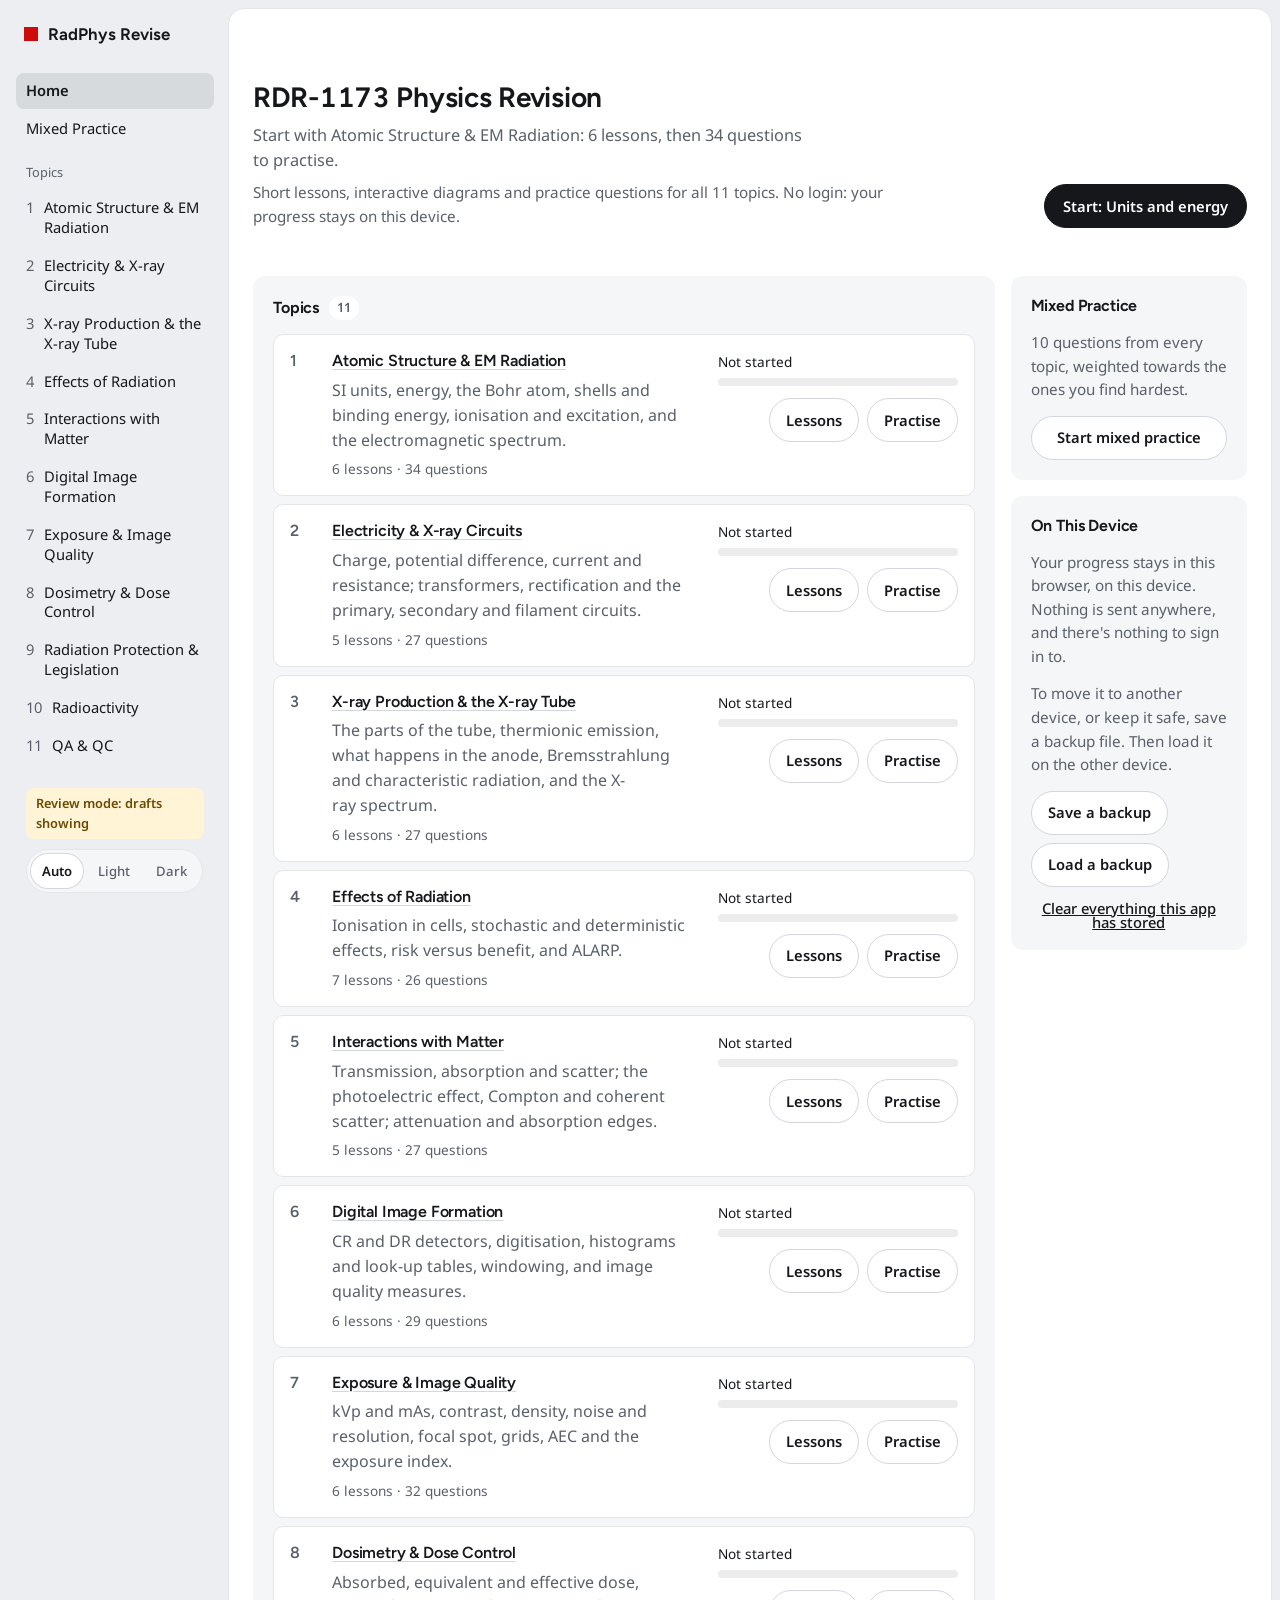
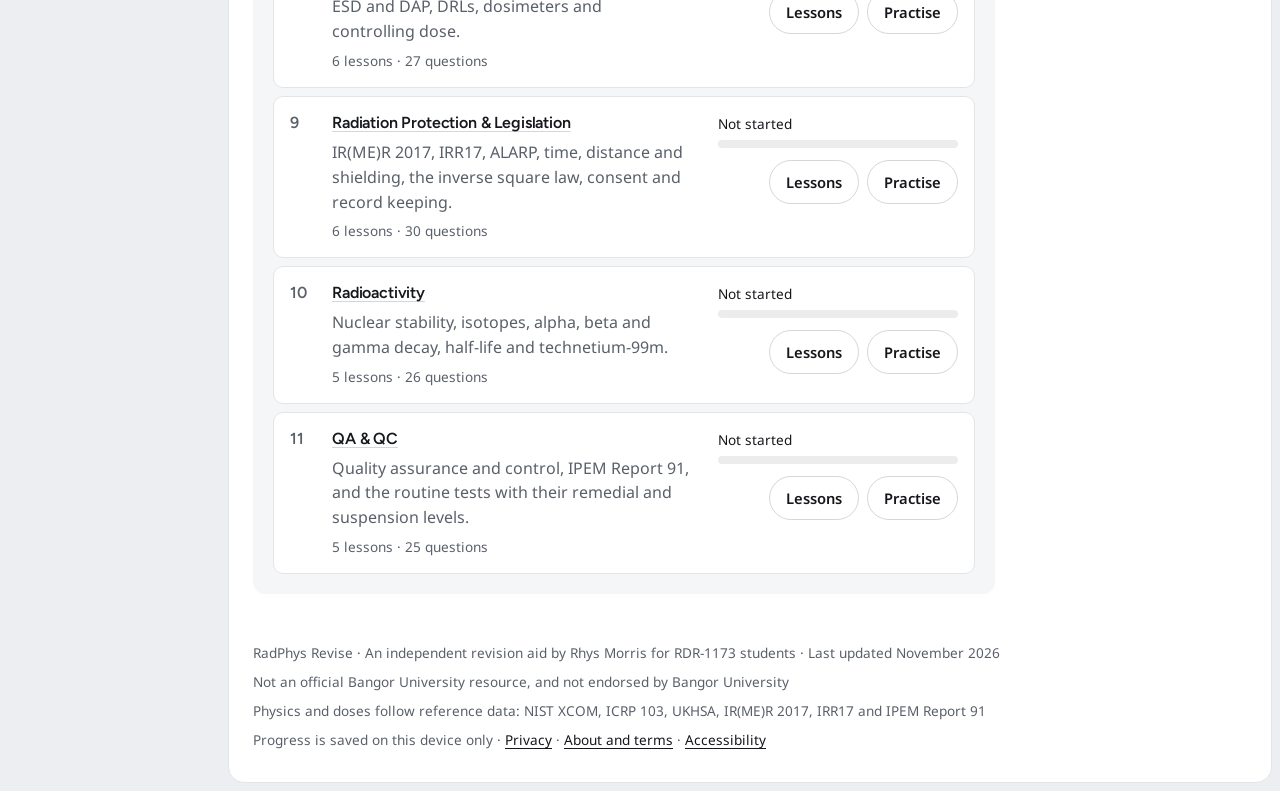
<file: index.html>
<!doctype html>
<html lang="en-GB">
<head>
<meta charset="utf-8">
<meta name="viewport" content="width=device-width, initial-scale=1, viewport-fit=cover">
<title>RadPhys Revise</title>
<meta name="claude:viewport-fit-sides" content="cover">
<meta name="description" content="Revision for first-year diagnostic radiography physics: interactive diagrams and practice questions.">
<meta name="theme-color" content="#ECEEF1" media="(prefers-color-scheme: light)">
<meta name="theme-color" content="#0E0F11" media="(prefers-color-scheme: dark)">
<link rel="manifest" href="manifest.webmanifest">
<link rel="icon" href="icons/icon.svg" type="image/svg+xml">
<link rel="preload" href="fonts/noto-sans-latin.woff2" as="font" type="font/woff2" crossorigin>
<link rel="preload" href="fonts/figtree-latin.woff2" as="font" type="font/woff2" crossorigin>
<link rel="stylesheet" href="css/fonts.css">
<link rel="stylesheet" href="css/app.css">
<script>
  // Apply a saved Light or Dark choice before the first paint, so the page never flashes the other theme.
  try { const t = localStorage.getItem("radphys-theme"); if (t === "light" || t === "dark") document.documentElement.dataset.theme = t; } catch { /* storage blocked: follow the device */ }
</script>
</head>
<body>
<div class="shell">
  <nav class="side" id="side" aria-label="Main">
    <a class="brand" href="#home"><span class="brand-mark" aria-hidden="true"></span>RadPhys Revise</a>
  </nav>
  <main id="app" class="sheet" tabindex="-1">
    <p class="loading">Loading RadPhys Revise…</p>
    <noscript><p>RadPhys Revise needs JavaScript turned on.</p></noscript>
  </main>
</div>
<script type="module" src="js/app.js"></script>
</body>
</html>
</file>
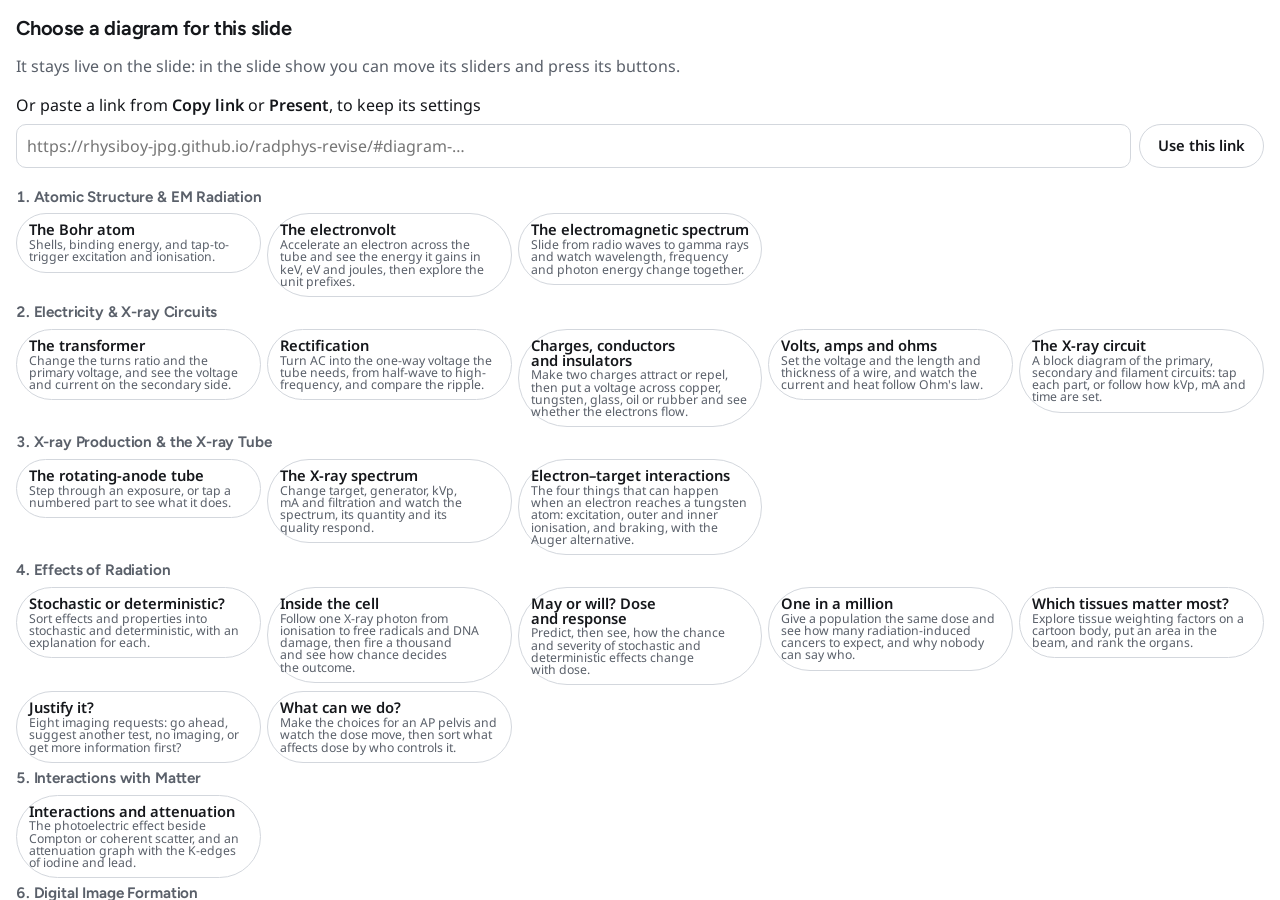
<file: addin/index.html>
<!doctype html>
<html lang="en-GB" data-theme="light">
<head>
<meta charset="utf-8">
<meta name="viewport" content="width=device-width, initial-scale=1">
<title>RadPhys Revise diagram</title>
<!-- PowerPoint add-ins must load Microsoft's own Office script from Microsoft's site: the one outside script in this app, and
     only on this page, which only PowerPoint opens. Without it (offline, or opened in a browser) the page still works, but
     can't save the chosen diagram in the slide. -->
<script src="https://appsforoffice.microsoft.com/lib/1/hosted/office.js"></script>
<link rel="stylesheet" href="../css/fonts.css">
<link rel="stylesheet" href="../css/app.css">
<link rel="stylesheet" href="addin.css">
</head>
<body class="addin">
  <header class="addin-bar" data-role="bar" hidden>
    <span class="addin-name" data-role="name"></span>
    <button type="button" data-role="change">Change diagram</button>
  </header>
  <main class="addin-pick" data-role="pick" hidden>
    <h1>Choose a diagram for this slide</h1>
    <p>It stays live on the slide: in the slide show you can move its sliders and press its buttons.</p>
    <form class="addin-link" data-role="link-form">
      <label for="addin-link">Or paste a link from <b>Copy link</b> or <b>Present</b>, to keep its settings</label>
      <div class="addin-link-row">
        <input type="text" id="addin-link" placeholder="https://rhysiboy-jpg.github.io/radphys-revise/#diagram-…" autocomplete="off">
        <button type="submit">Use this link</button>
      </div>
      <p class="addin-error" data-role="link-error" aria-live="polite"></p>
    </form>
    <div data-role="list"><p class="muted">Loading the diagrams…</p></div>
  </main>
  <iframe class="addin-frame" data-role="frame" title="RadPhys Revise diagram" hidden></iframe>
  <script type="module" src="addin.js"></script>
</body>
</html>
</file>
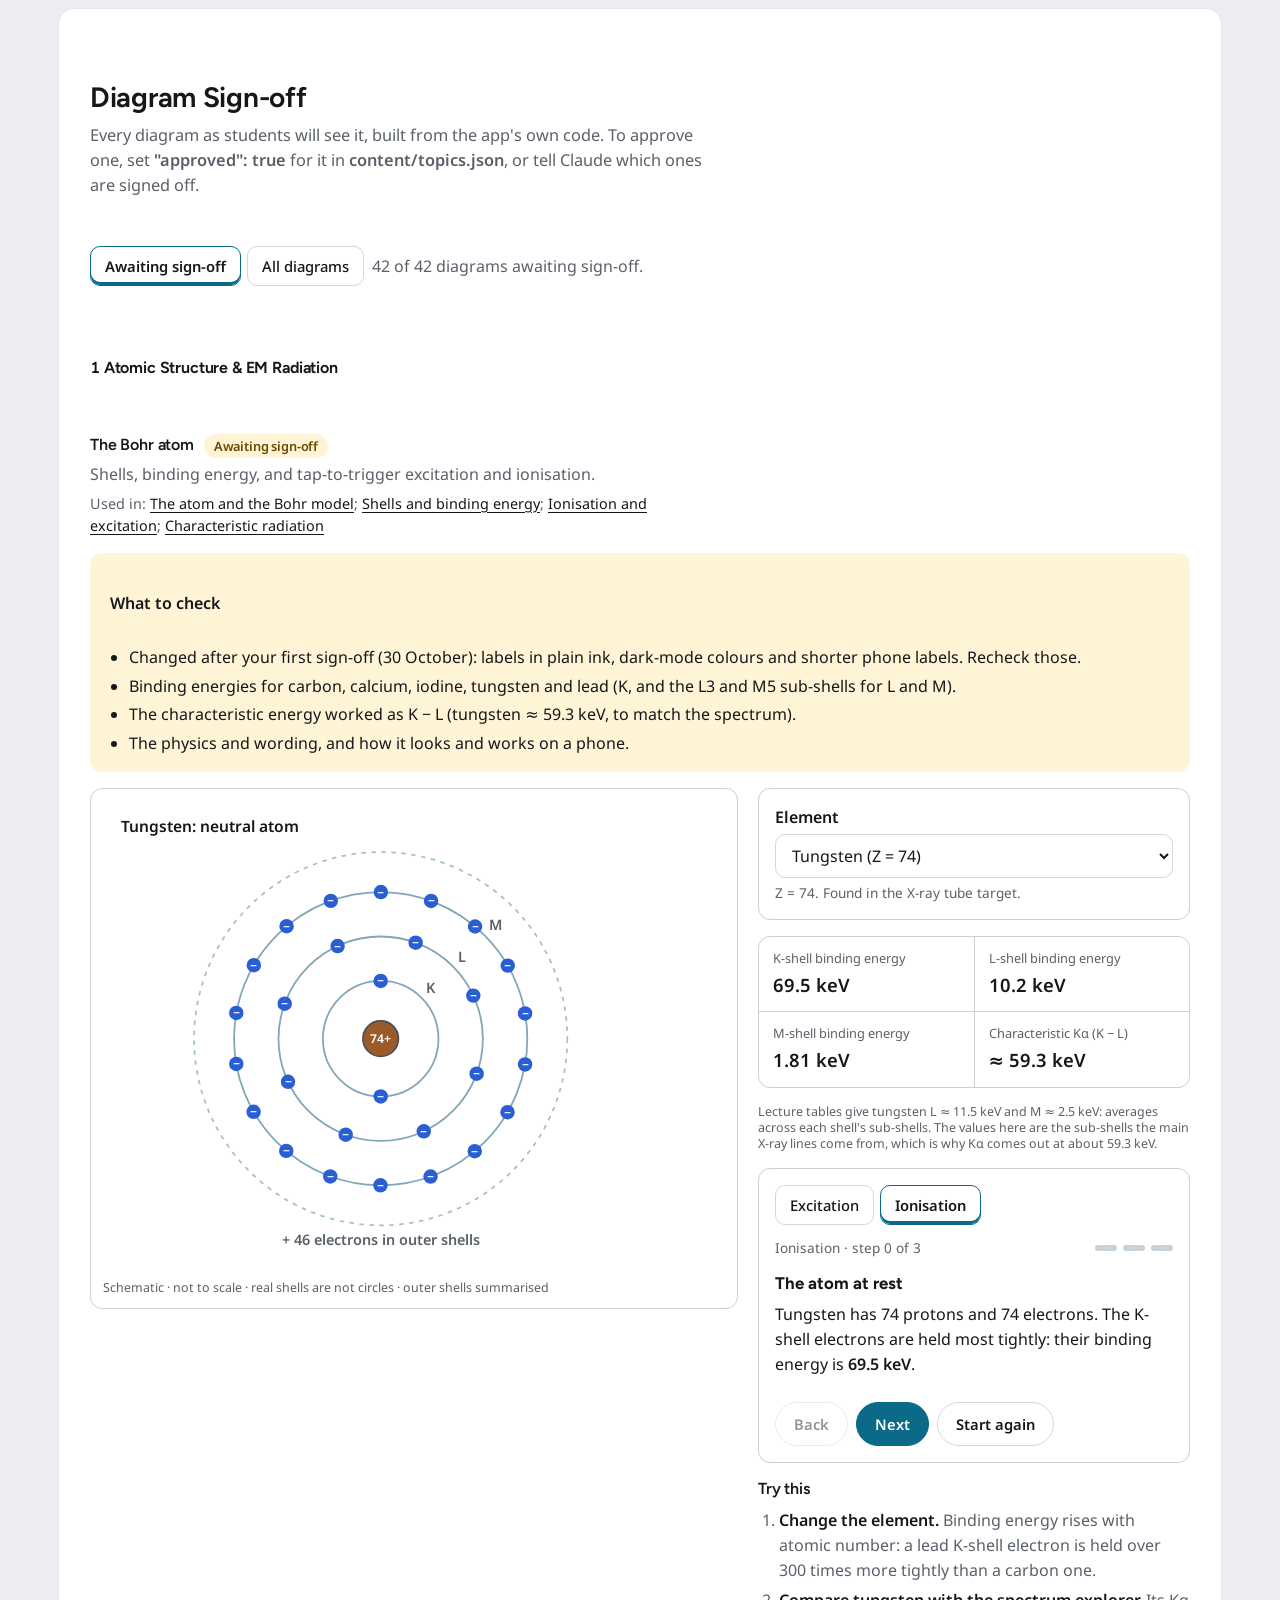
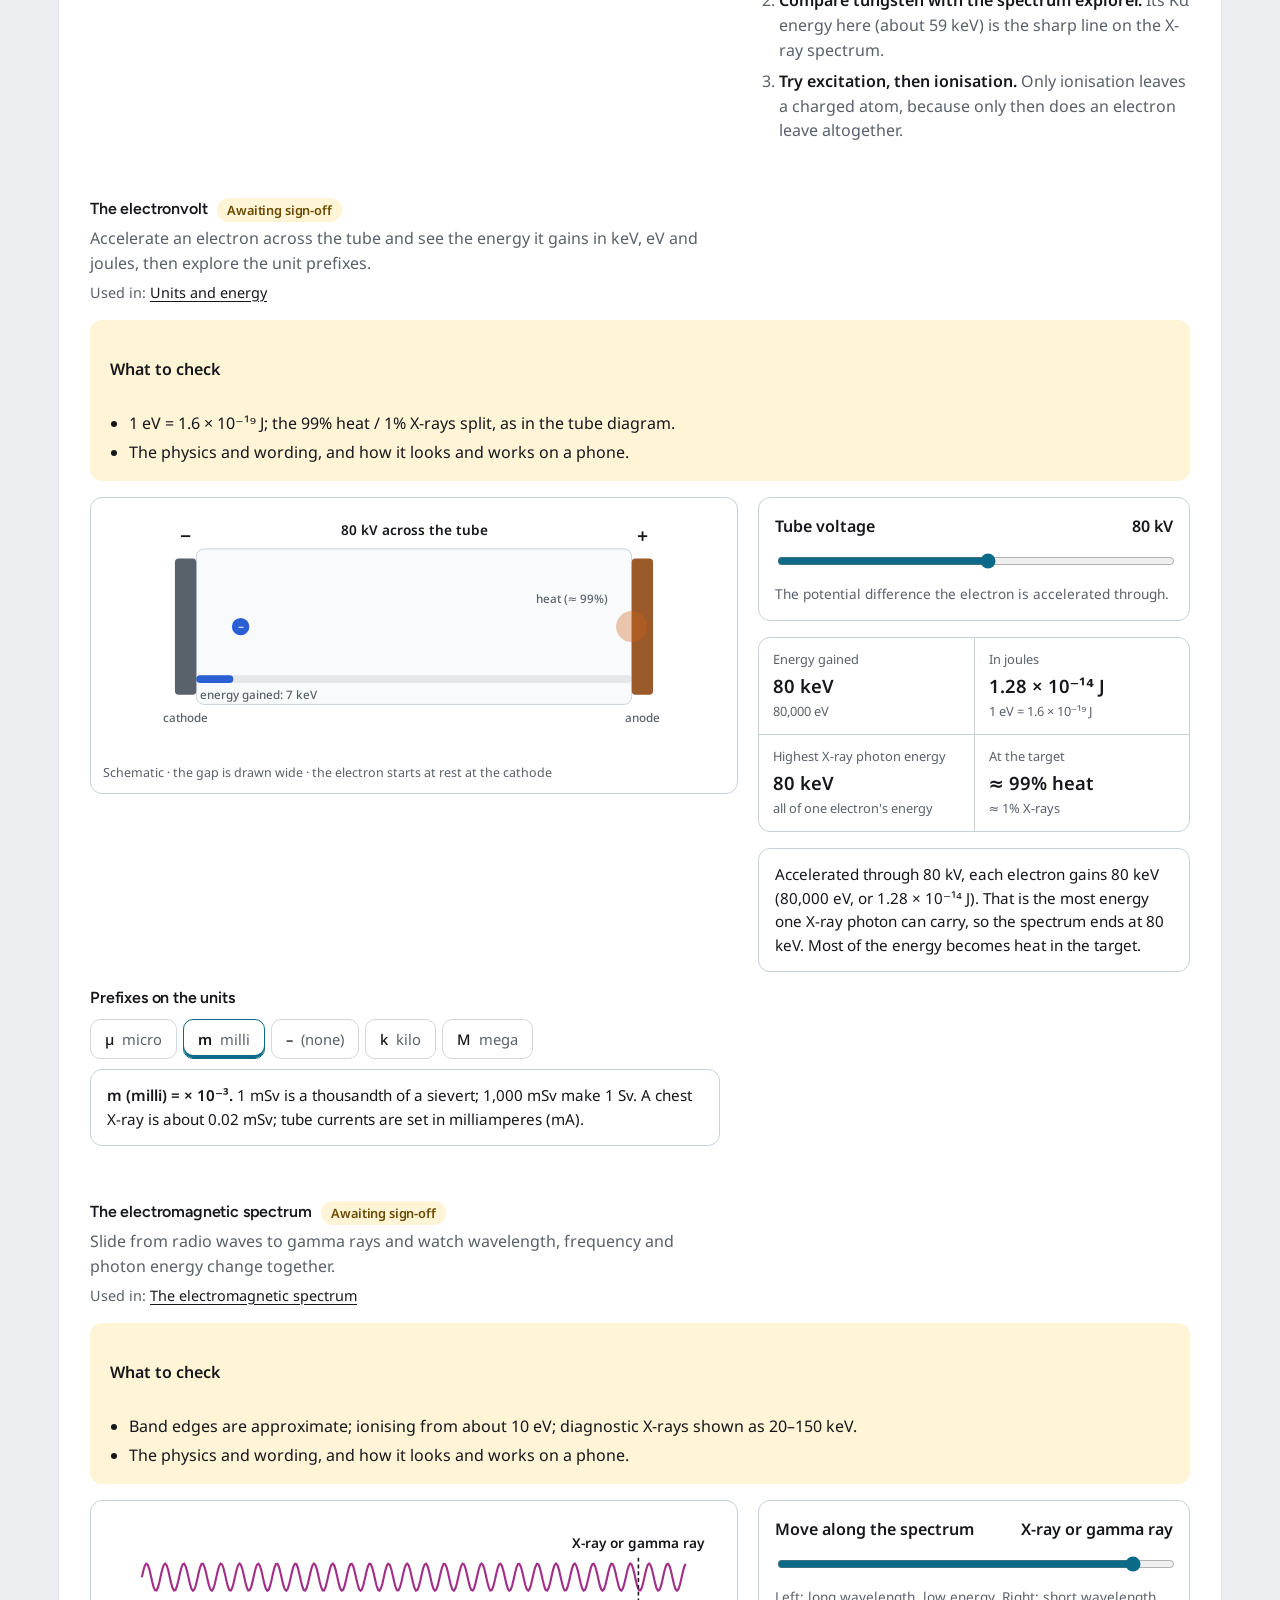
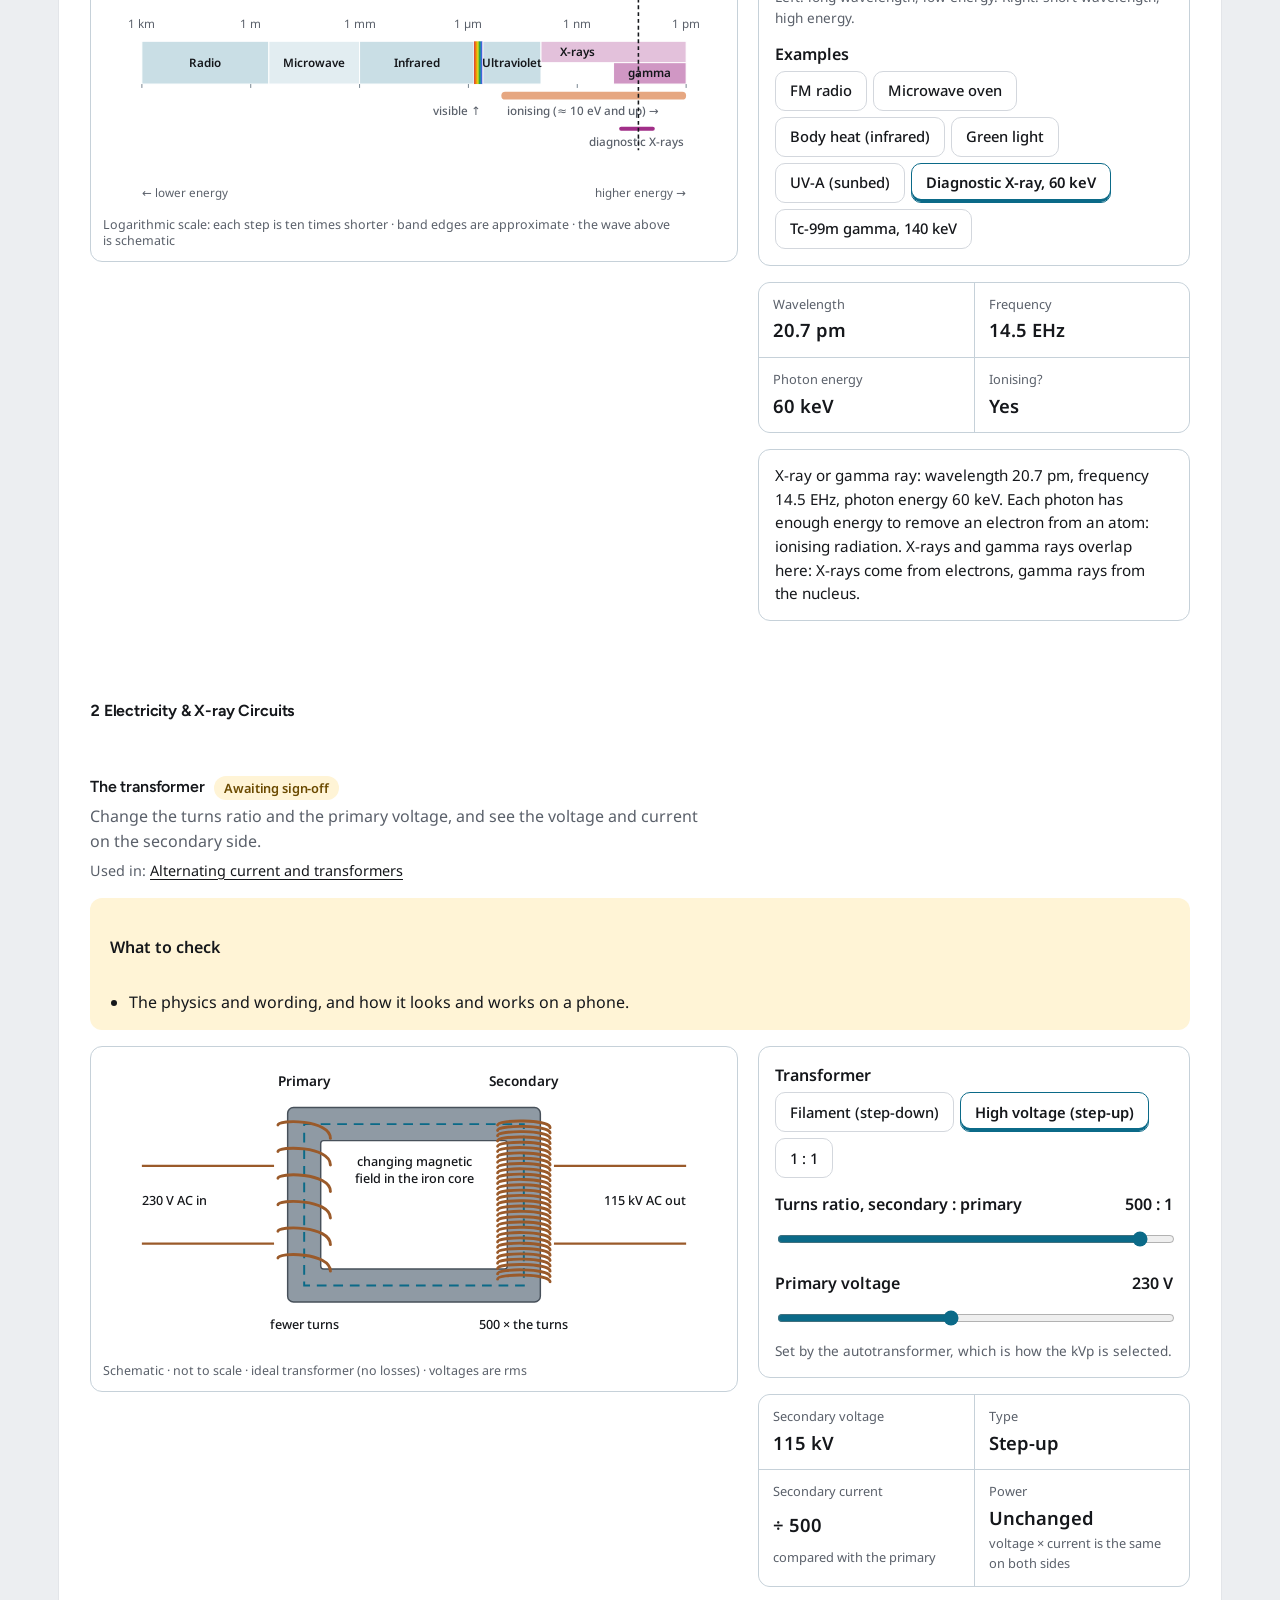
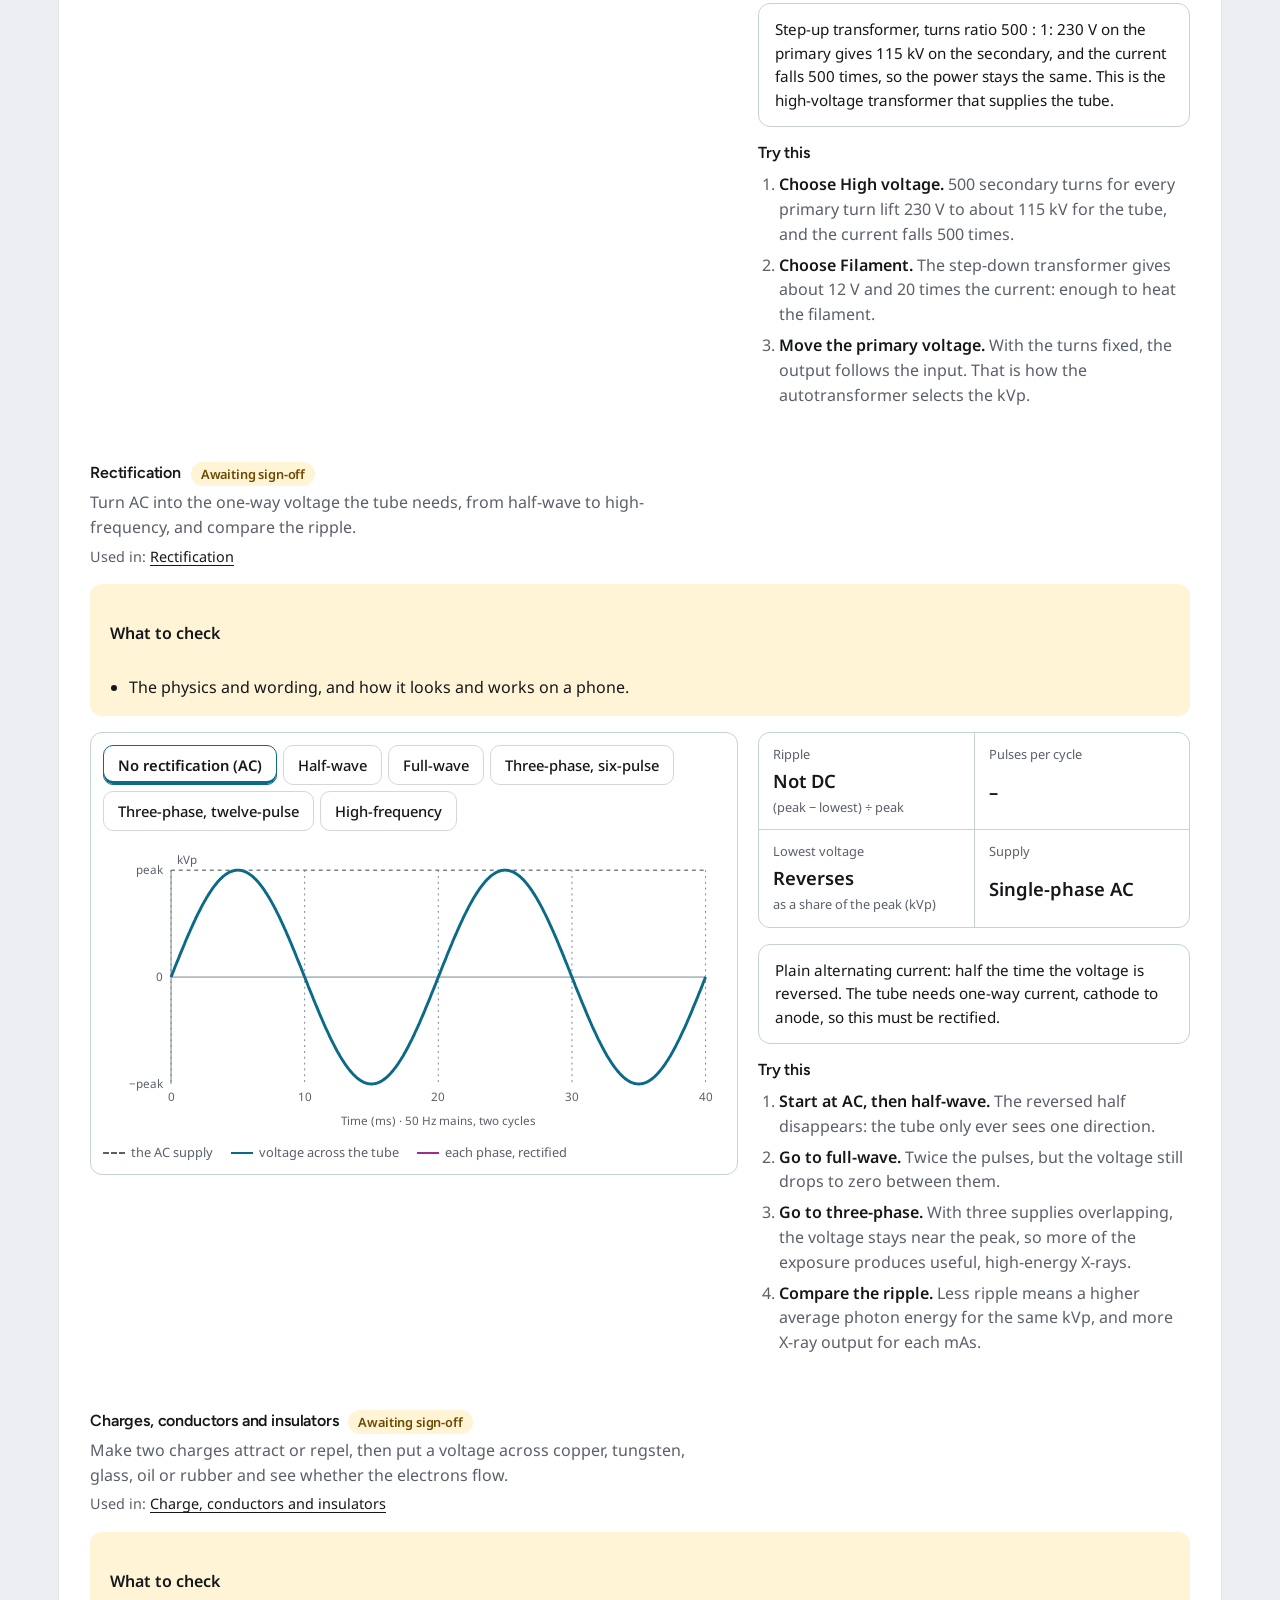
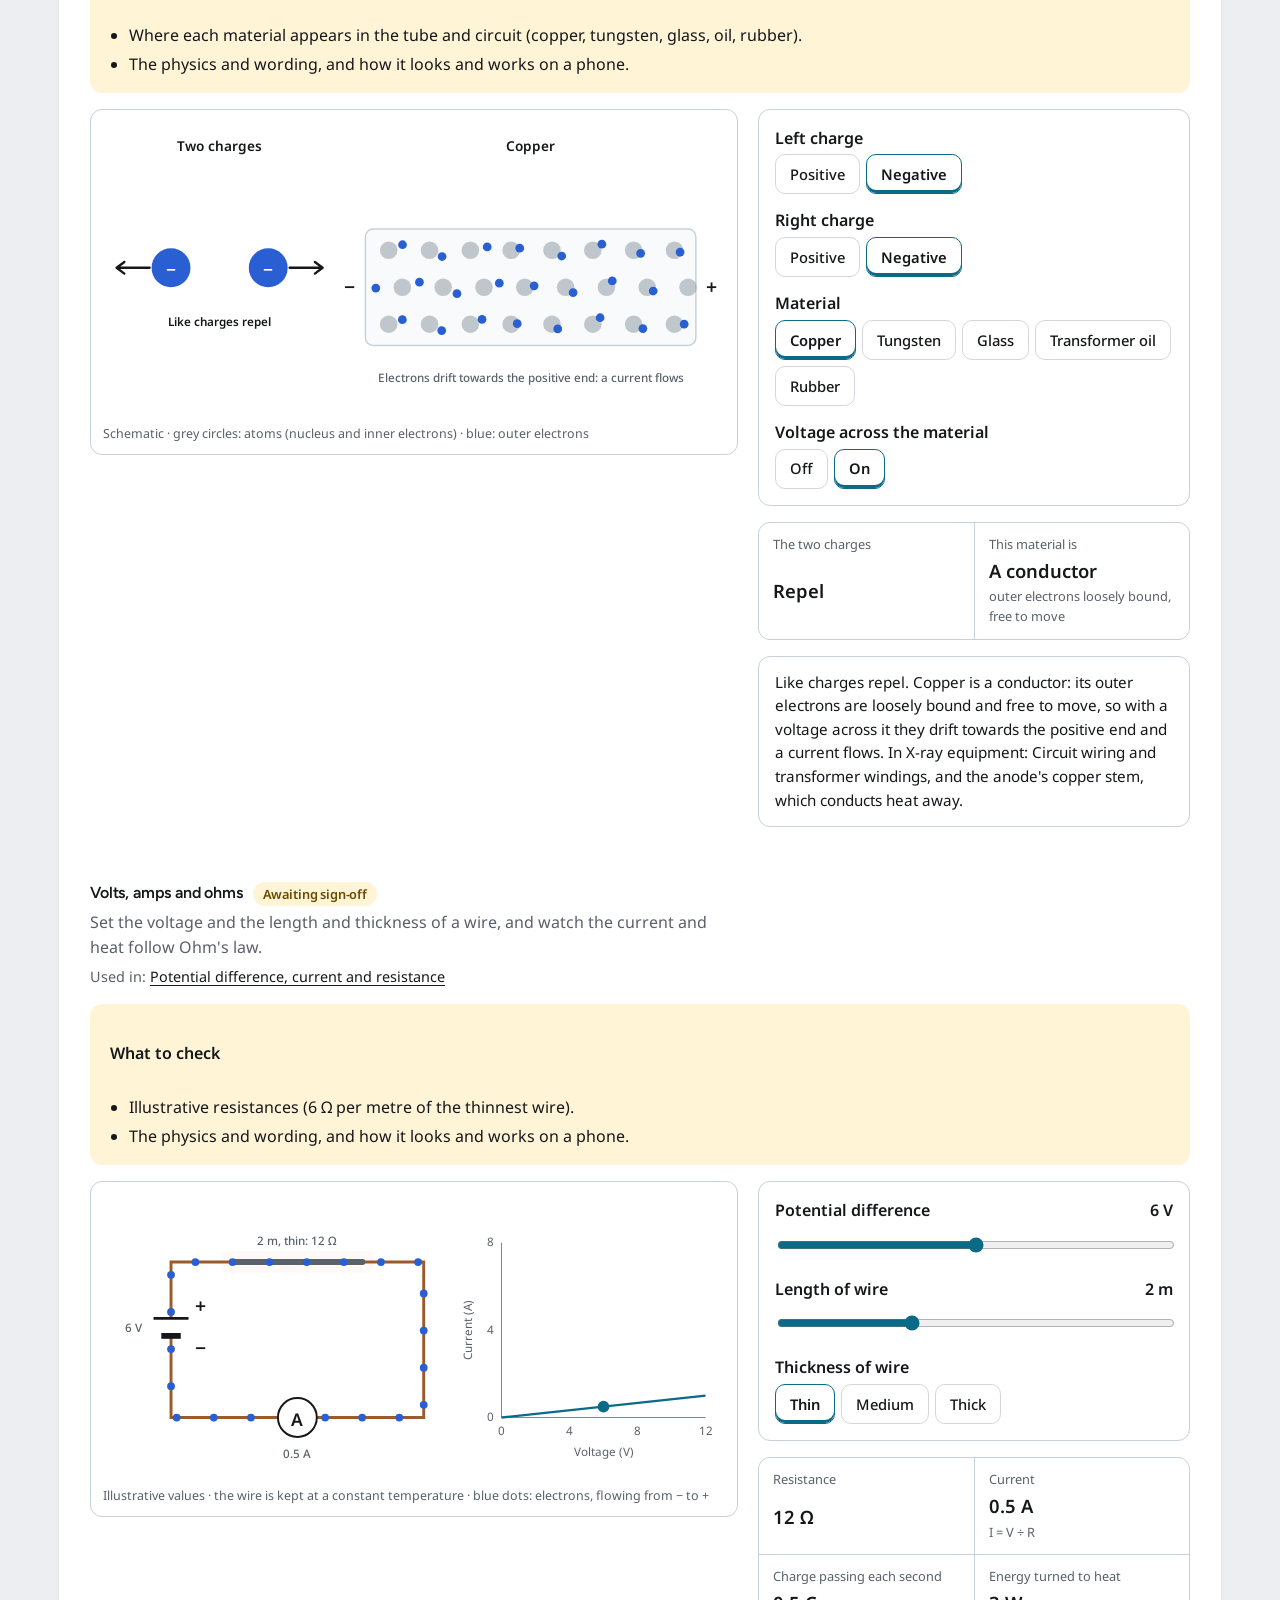
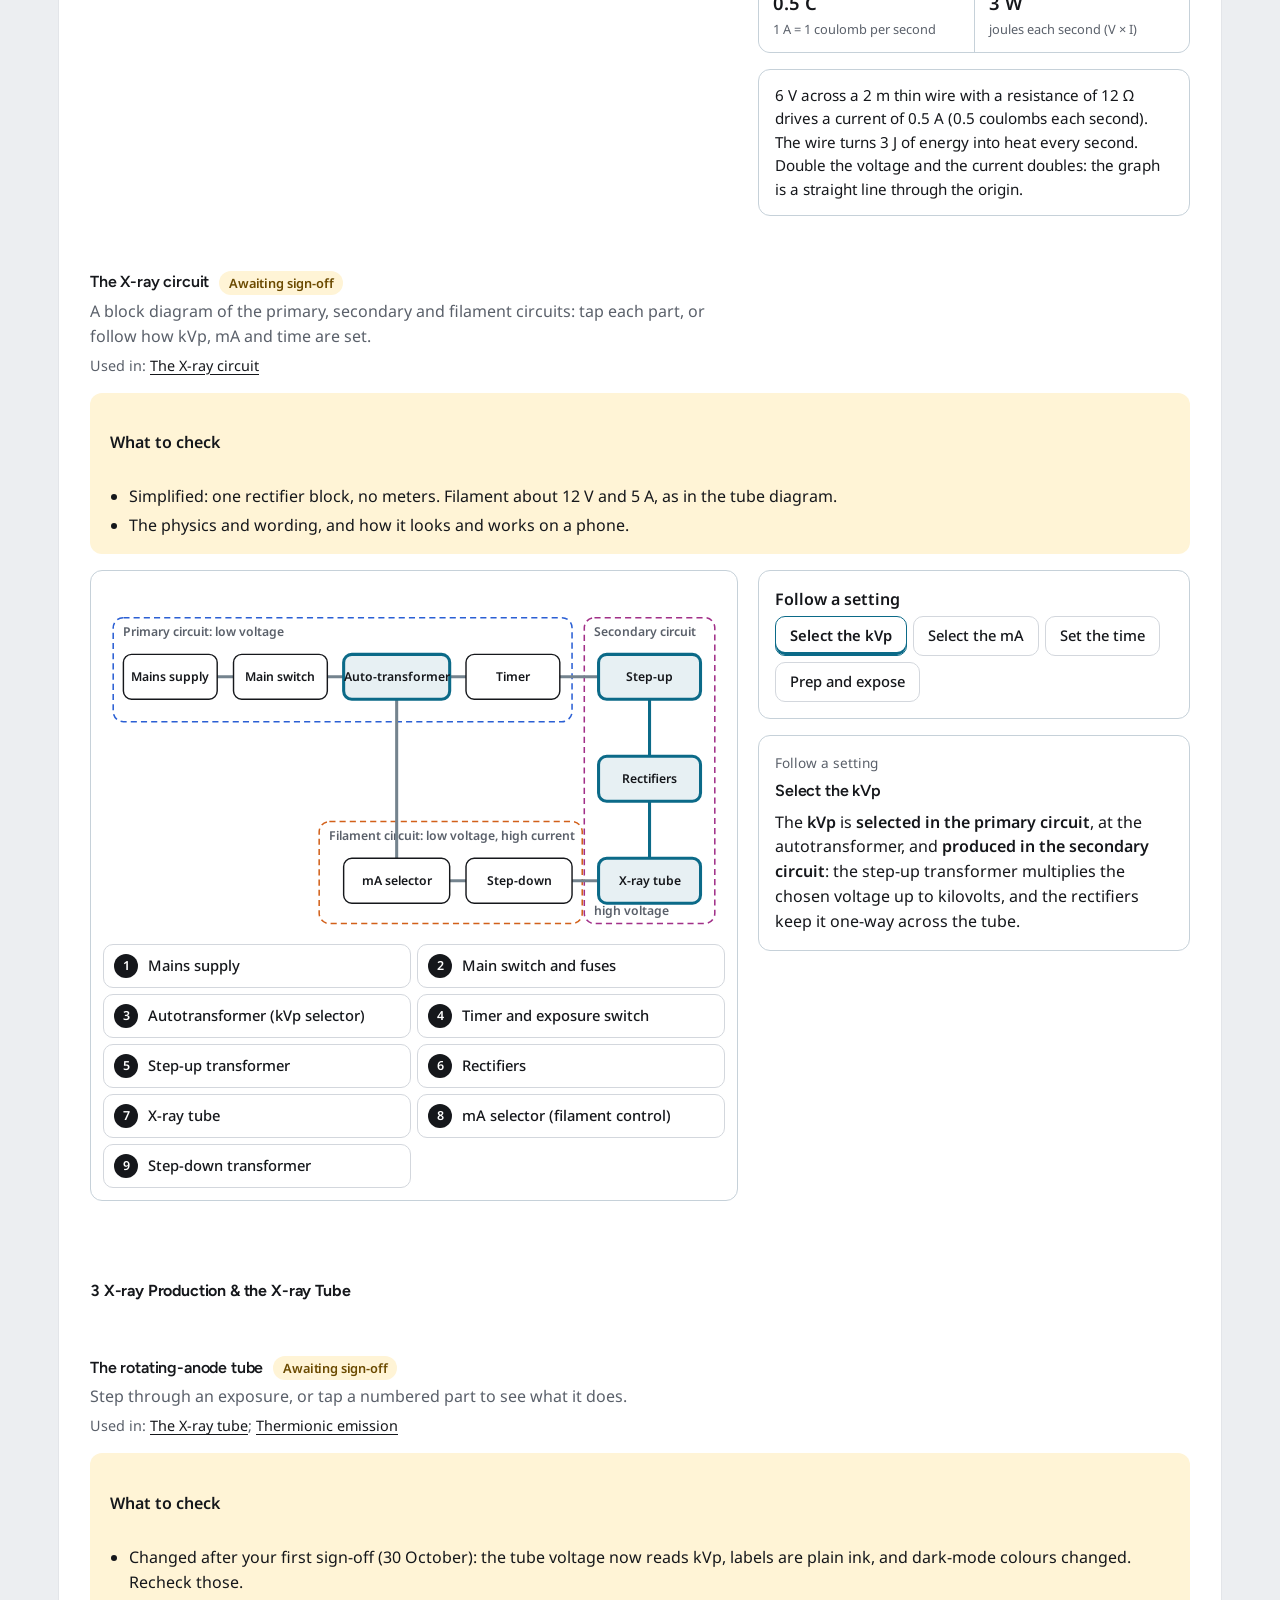
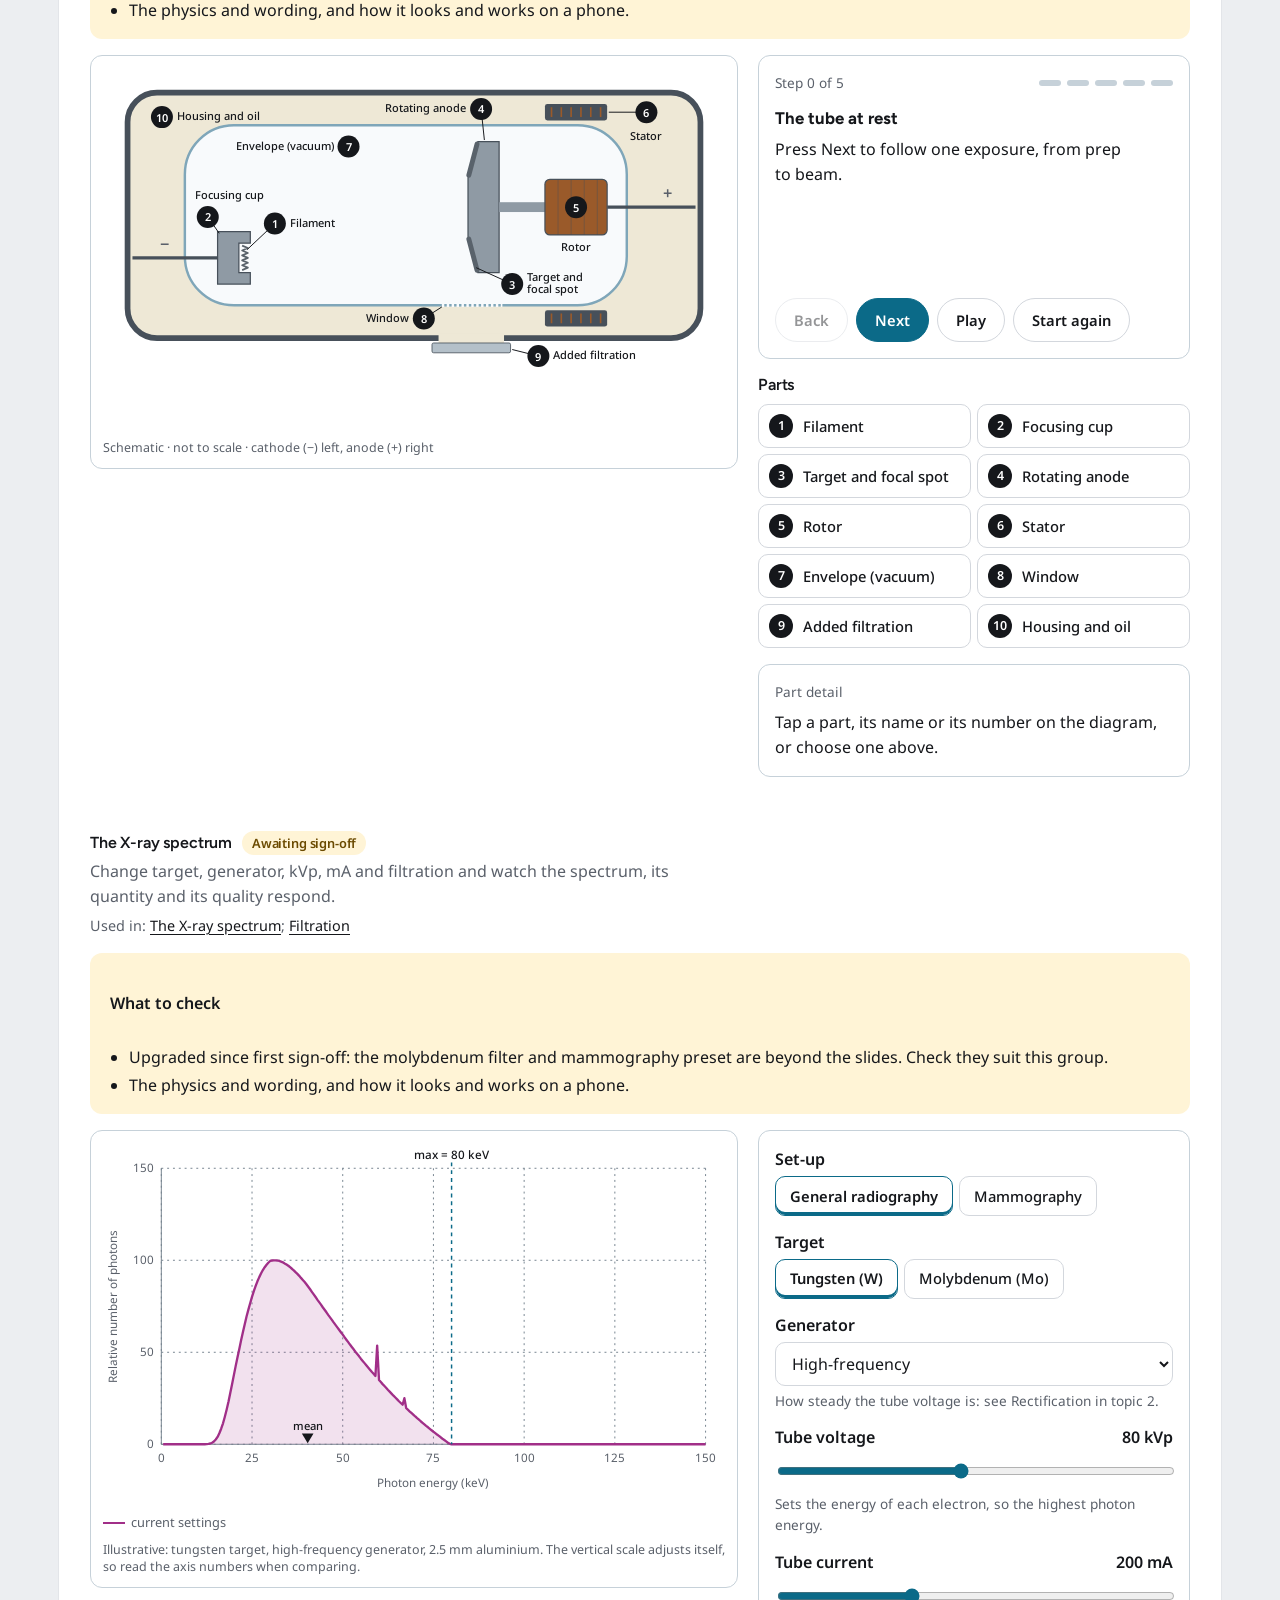
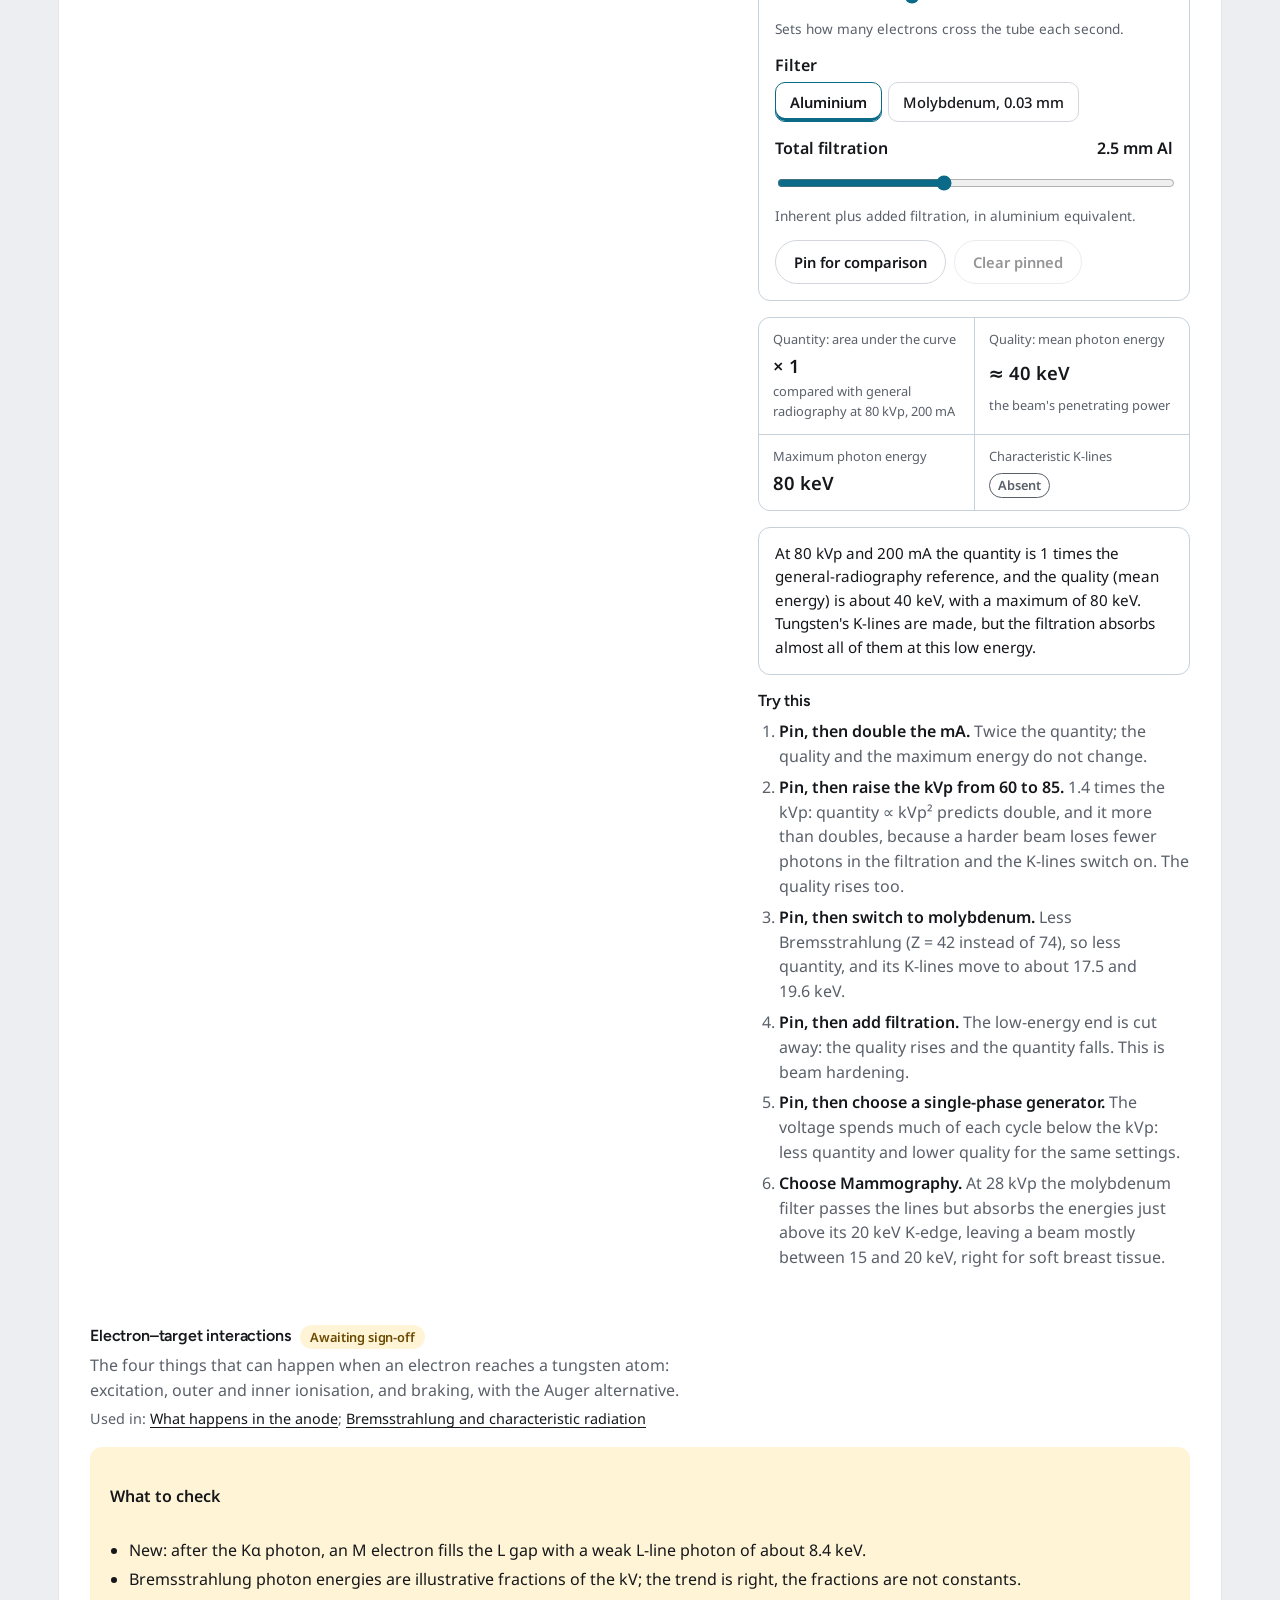
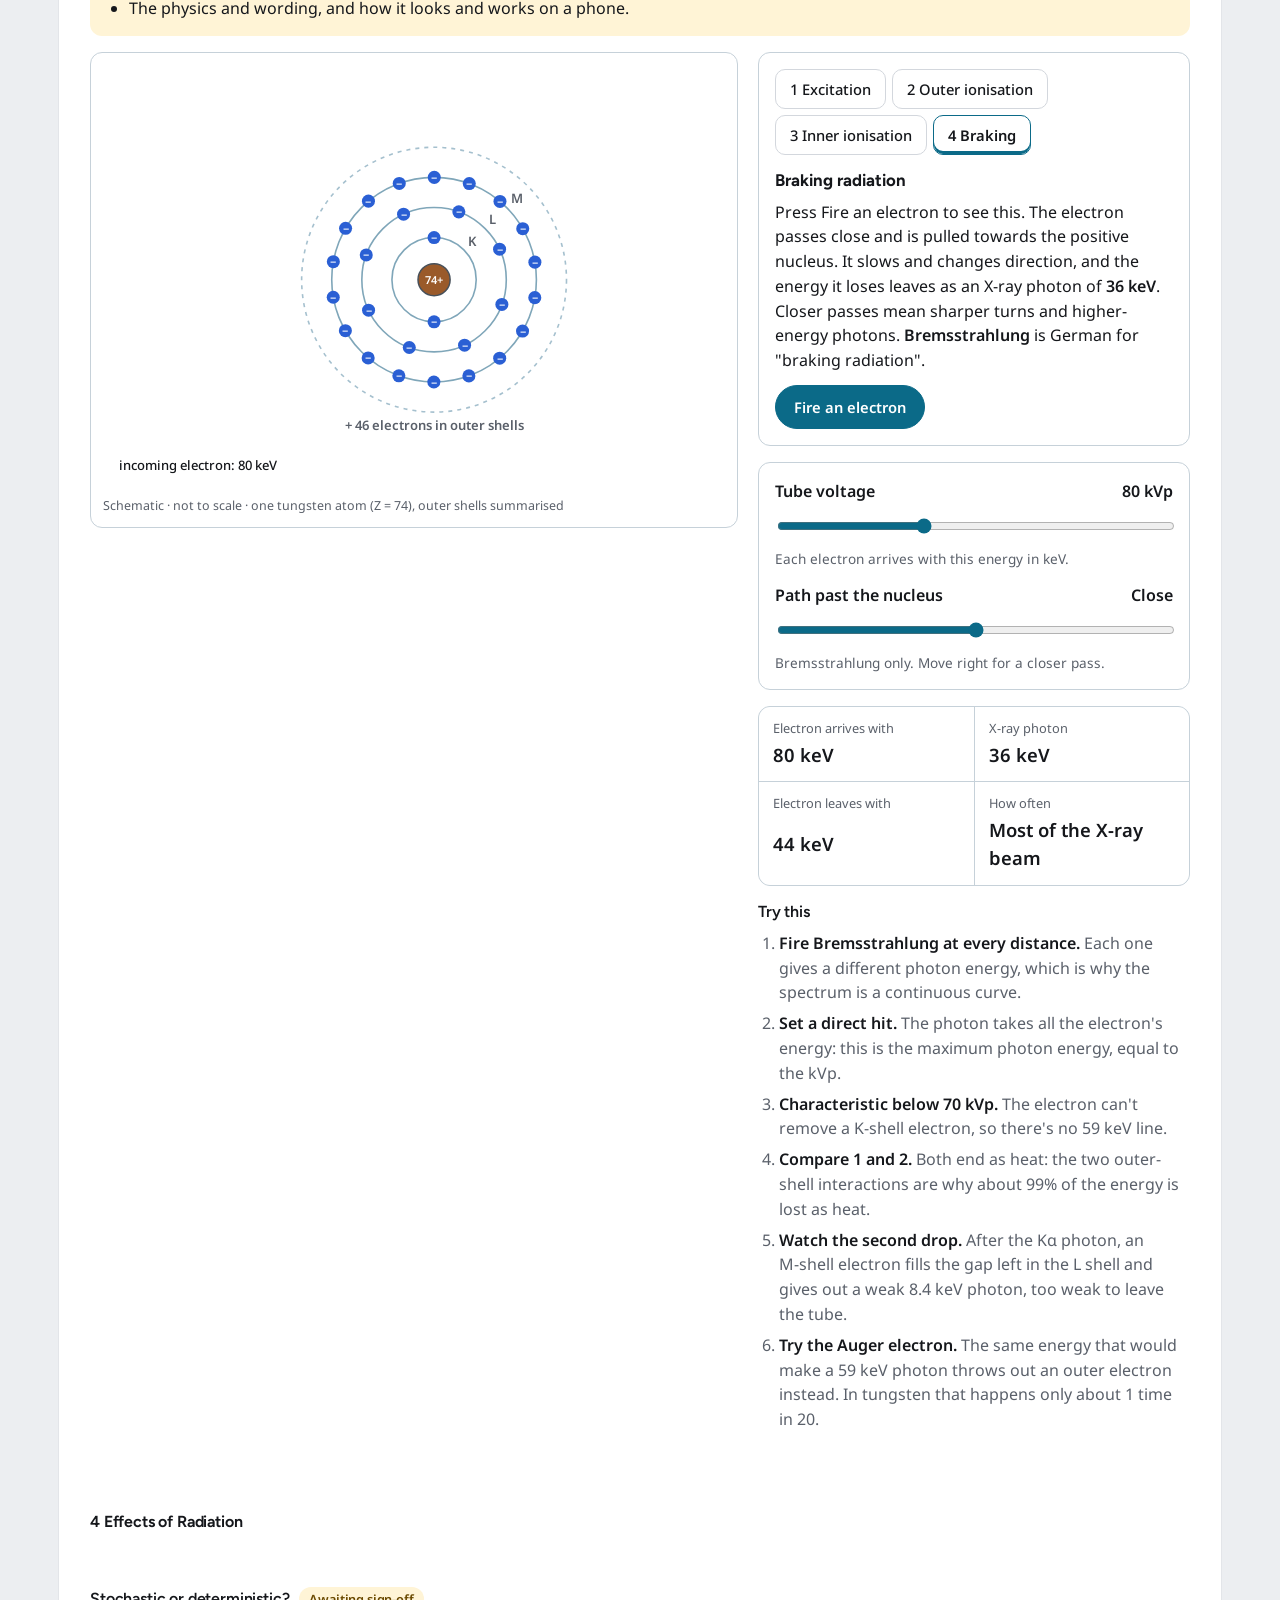
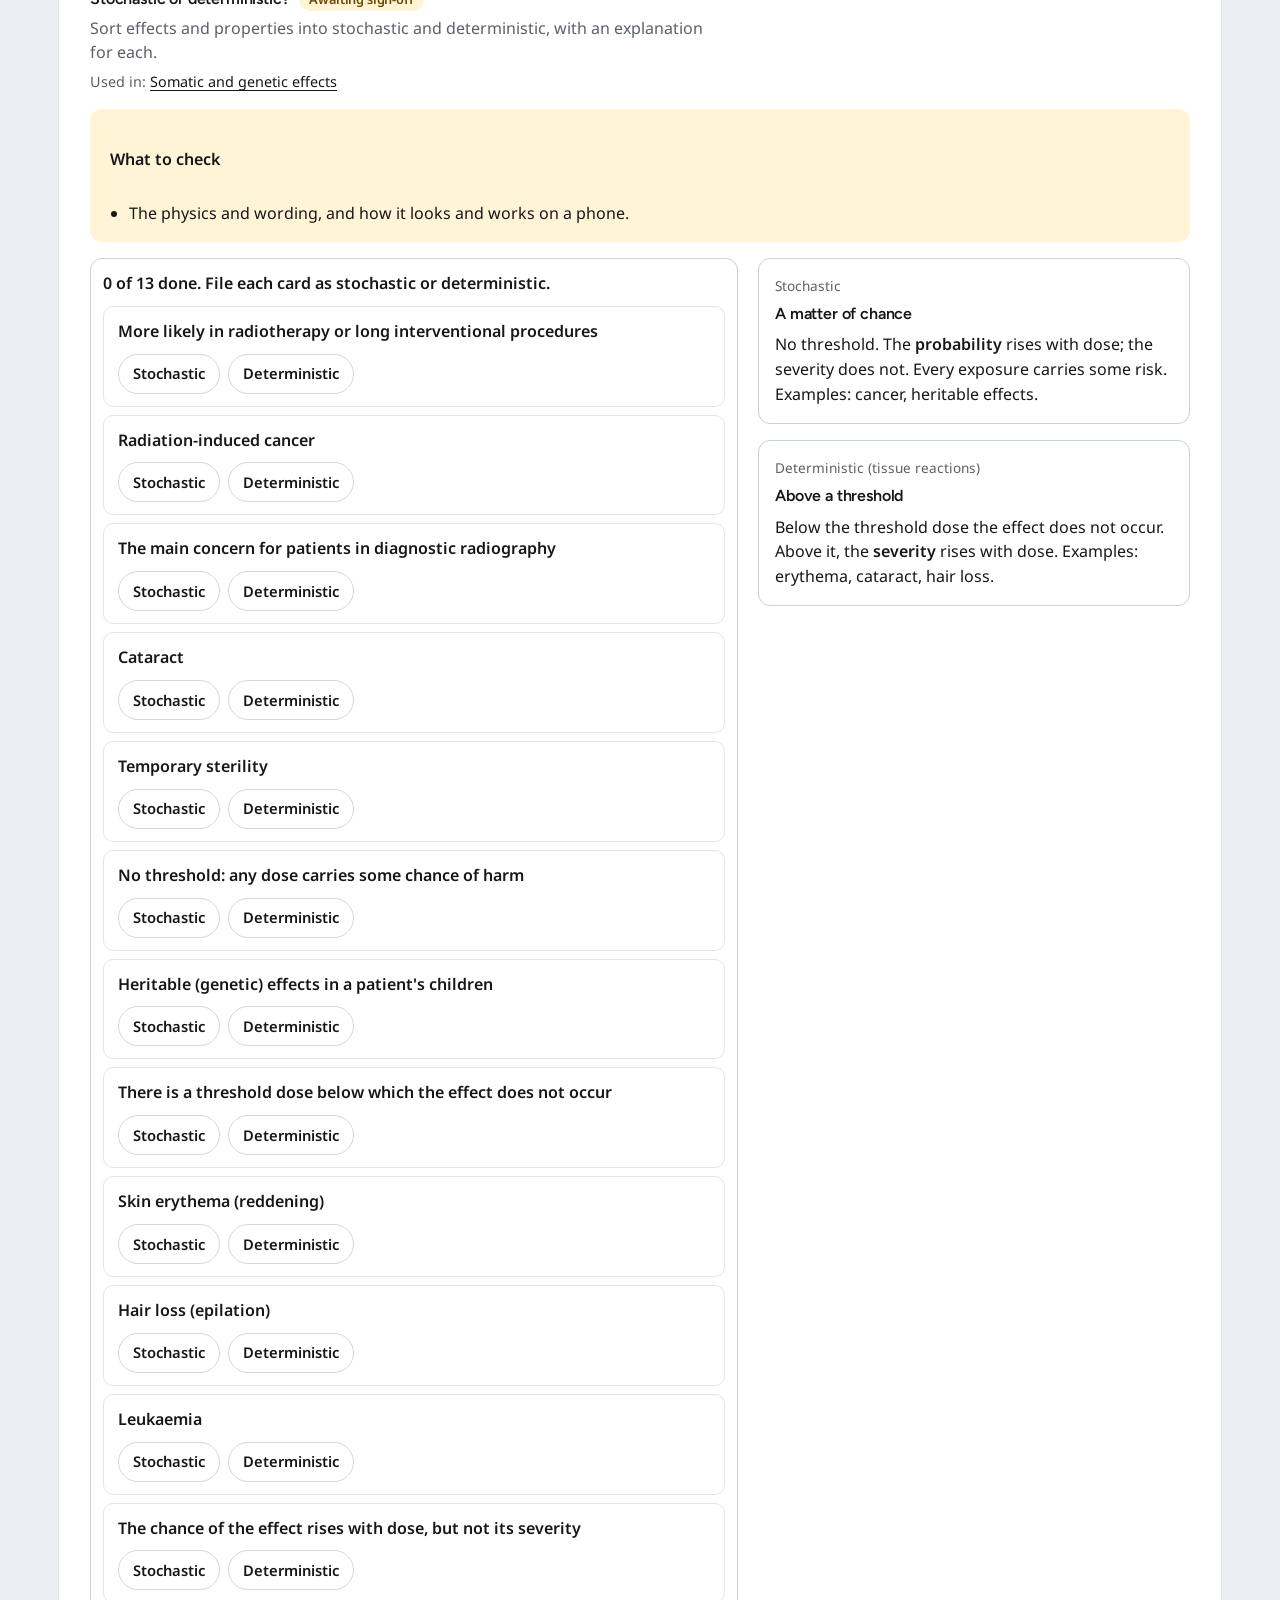
<file: prototypes/diagrams.html>
<!doctype html>
<html lang="en-GB">
<head>
<meta charset="utf-8">
<meta name="viewport" content="width=device-width, initial-scale=1">
<title>RadPhys Diagram Sign-off</title>
<link rel="stylesheet" href="../css/fonts.css">
<link rel="stylesheet" href="../css/app.css">
<style>
  /* Sign-off page: every diagram in the app, built from its real module, with what to check. Not published to students.
     The list comes from content/topics.json and the module files from the DIAGRAMS map in js/app.js, so a new diagram
     appears here without editing this page. */
  .signoff { max-width: 1180px; margin: 0 auto; }
  .signoff .sheet { margin: 8px; }
  .check { background: var(--sun-tint); border-radius: var(--r-panel); padding: 16px 20px; display: grid; gap: 8px; }
  .check ul { margin: 0; padding-left: 1.2em; display: grid; gap: 4px; }
  .check h3 { color: var(--sun-ink); }
  .used { font-size: 0.9rem; color: var(--muted); }
  .topic-h { margin-top: 24px; }
  .so-filter { display: flex; flex-wrap: wrap; gap: 8px; align-items: center; }
</style>
</head>
<body>
<div class="signoff">
  <main class="sheet">
    <section class="title-row">
      <div>
        <h1>Diagram Sign-off</h1>
        <p class="sub">Every diagram as students will see it, built from the app's own code. To approve one, set <b>"approved": true</b> for it in <b>content/topics.json</b>, or tell Claude which ones are signed off.</p>
      </div>
    </section>
    <div class="so-filter">
      <div class="modes" role="group" aria-label="Show">
        <button type="button" data-show="waiting" aria-pressed="true">Awaiting sign-off</button>
        <button type="button" data-show="all" aria-pressed="false">All diagrams</button>
      </div>
      <p class="muted" data-role="count" aria-live="polite"></p>
    </div>
    <div data-role="list" class="stack" style="gap:56px"></div>
    <footer class="bottom"><span>RadPhys Revise · Created by Rhys Morris</span><span>Sign-off page · not published</span></footer>
  </main>
</div>
<script type="module">
import { parseLessons } from "../js/lessons.js";

// What to check for each diagram, beyond the general checks every diagram gets. Values marked illustrative are not
// reference data; scenarios marked for clinical or legal sign-off need Rhys's judgement (see PLAN.md).
const CHECKS = {
  bohr: ["Changed after your first sign-off (30 October): labels in plain ink, dark-mode colours and shorter phone labels. Recheck those.",
    "Binding energies for carbon, calcium, iodine, tungsten and lead (K, and the L3 and M5 sub-shells for L and M).",
    "The characteristic energy worked as K − L (tungsten ≈ 59.3 keV, to match the spectrum)."],
  tube: ["Changed after your first sign-off (30 October): the tube voltage now reads kVp, labels are plain ink, and dark-mode colours changed. Recheck those."],
  isl: ["Changed after your first sign-off (30 October): labels and dark-mode colours. Recheck those.",
    "The mAs–distance rule (mAs₂ = mAs₁ × (d₂ ÷ d₁)²) and the photon counts in the fixed patch (144, 64, 36, 16)."],
  spectrum: ["Upgraded since first sign-off: the molybdenum filter and mammography preset are beyond the slides. Check they suit this group."],
  target: ["New: after the Kα photon, an M electron fills the L gap with a weak L-line photon of about 8.4 keV.",
    "Bremsstrahlung photon energies are illustrative fractions of the kV; the trend is right, the fractions are not constants."],
  "pe-compton": ["Coherent scatter in the right-hand panel: same energy out, small angle, no electron freed.",
    "Shares from NIST XCOM: soft tissue crosses over at about 27 keV and bone at about 55 keV.",
    "Attenuation view per gram (cm²/g) on log scales, with the iodine (33.2 keV) and lead (88.0 keV) K-edges."],
  "cell-damage": ["The 1,000-photon tally uses illustrative shares (98.8% / 1.1% / 0.1%)."],
  "dose-response": ["Skin thresholds from ICRP 85 (2, 3, 6, 7, 10, 15 Gy); lens 0.5 Gy; whole body 1, 5, 10, 20 Gy.", "Stochastic risk shows \"Not estimated\" above 1 Sv."],
  "population-risk": ["5% per Sv; the leukaemia preset (2 × 10⁻³ per Sv) is the lecture's slide 12 example and couldn't be verified.", "The 1 in 4 background is CRUK's figure for UK deaths from cancer."],
  "tissue-weights": ["Tissue weighting factors from ICRP 103."],
  justify: ["Needs clinical sign-off: the eight request scenarios and the expected answers."],
  "dose-choices": ["Starts from UKHSA's 0.7 mSv for a pelvis; the multipliers are illustrative but right in direction."],
  "electron-energy": ["1 eV = 1.6 × 10⁻¹⁹ J; the 99% heat / 1% X-rays split, as in the tube diagram."],
  "em-spectrum": ["Band edges are approximate; ionising from about 10 eV; diagnostic X-rays shown as 20–150 keV."],
  conductors: ["Where each material appears in the tube and circuit (copper, tungsten, glass, oil, rubber)."],
  "ohms-law": ["Illustrative resistances (6 Ω per metre of the thinnest wire)."],
  "xray-circuit": ["Simplified: one rectifier block, no meters. Filament about 12 V and 5 A, as in the tube diagram."],
  digitisation: ["Point sampling, to make aliasing easy to see; real detectors average over each pixel."],
  processing: ["A simplified histogram model (the anatomy as a range of percentiles). Does the wrong-body-part example (Chest PA for a limb) work for teaching?"],
  "noise-dqe": ["Illustrative DQE values (0.6 and 0.3) and photon numbers."],
  aec: ["Illustrative transmissions, mAs and the guard-timer limit (5 × the usual mAs)."],
  dap: ["Illustrative doses and reference level (1.5 Gy cm², not a national DRL); backscatter factor 1.35."],
  "gas-detector": ["The curve is schematic; the regions and what each is used for."],
  dosimeters: ["Illustrative film darkening and TLD glow curve (main peak near 200 °C, as for lithium fluoride)."],
  regulations: ["Needs legal sign-off: which law covers each of the twelve situations."],
  "duty-holders": ["Needs legal sign-off: the journey counts writing the report as an operator task."],
  "designated-areas": ["Needs legal sign-off: the room treated as a controlled area (the employer's decision, with RPA advice); carers and comforters under IR(ME)R."],
  consent: ["Needs clinical sign-off: the eight scenarios, including the Mental Capacity Act reference."],
  nuclides: ["Z, N and decay mode for each of the eleven nuclides; the band of stability is a smooth fit, so approximate."],
  "qa-check": ["Remedial and suspension levels as given in the QA lecture (IPEM Report 91)."],
  "qa-sort": ["Which activities count as the QA programme and which as QC tests."],
  "qa-lifecycle": ["Output consistency levels ±20% and ±50% (IPEM Report 91); the results themselves are illustrative."],
};
const GENERAL = "The physics and wording, and how it looks and works on a phone.";

const [topics, appJs] = await Promise.all([
  fetch("../content/topics.json").then(r => r.json()),
  fetch("../js/app.js").then(r => r.text()),
]);
const files = Object.fromEntries([...appJs.matchAll(/^\s+"?([\w-]+)"?: \(\) => import\("\.\/diagrams\/([\w.-]+)"\)/gm)].map(m => [m[1], m[2]]));
// Which lesson shows each diagram, so the context is a click away.
const usedIn = {};
for (const t of topics) {
  if (!t.lessons) continue;
  for (const l of parseLessons(await (await fetch("../" + t.lessons)).text()))
    if (l.diagram) (usedIn[l.diagram] ??= []).push({ topic: t, html: `<a href="../#learn-${t.id}/${l.id}">${l.title}</a>` });
}

const list = document.querySelector('[data-role="list"]');
const sections = [];
for (const t of topics) {
  if (!t.diagrams.length) continue;
  const h = document.createElement("h2");
  h.className = "topic-h";
  h.textContent = `${t.number} ${t.title}`;
  list.appendChild(h);
  for (const d of t.diagrams) {
    const s = document.createElement("section");
    s.className = "module";
    s.dataset.approved = d.approved;
    s.setAttribute("aria-labelledby", `h-${d.id}`);
    s.innerHTML = `<div class="module-head"><h3 id="h-${d.id}">${d.title} <span class="status ${d.approved ? "ready" : "review"}">${d.approved ? "Signed off" : "Awaiting sign-off"}</span></h3>
        <p>${d.blurb}</p>${usedIn[d.id] ? `<p class="used">Used in: ${usedIn[d.id].map(u => u.topic === t ? u.html : `${u.html} (${u.topic.title})`).join("; ")}</p>` : `<p class="used">Not used in any lesson yet.</p>`}</div>
      <div class="check"><h4>What to check</h4><ul>${[...(CHECKS[d.id] || []), GENERAL].map(c => `<li>${c}</li>`).join("")}</ul></div>
      <div data-diagram="${d.id}"><p class="muted">Loads when you scroll to it.</p></div>`;
    list.appendChild(s);
    sections.push([s, h]);
  }
}

// Mount each diagram as it comes into view: some run simulations, and 40 at once would be slow.
const mounted = new WeakSet();
const io = new IntersectionObserver(entries => entries.forEach(async e => {
  const box = e.target;
  if (!e.isIntersecting || mounted.has(box)) return;
  mounted.add(box);
  try {
    const mod = await import(`../js/diagrams/${files[box.dataset.diagram]}`);
    box.innerHTML = "";
    mod.mount(box);
    // Phone text sizes, as the app does: drawing units per screen pixel.
    const ro = new ResizeObserver(es => es.forEach(({ target }) => {
      const w = target.getBoundingClientRect().width, vb = target.viewBox?.baseVal;
      if (w && vb?.width) target.style.setProperty("--u", (vb.width / w).toFixed(3));
    }));
    box.querySelectorAll("svg").forEach(svg => ro.observe(svg));
  } catch (err) {
    box.innerHTML = `<p class="muted">Couldn't load this diagram: ${err.message}</p>`;
  }
}), { rootMargin: "400px" });
document.querySelectorAll("[data-diagram]").forEach(b => io.observe(b));

function show(which) {
  document.querySelectorAll("[data-show]").forEach(b => b.setAttribute("aria-pressed", b.dataset.show === which));
  let n = 0;
  for (const [s] of sections) { const hide = which === "waiting" && s.dataset.approved === "true"; s.hidden = hide; if (!hide) n++; }
  // A topic heading shows only when one of its diagrams does.
  for (const h of list.querySelectorAll(".topic-h")) {
    let el = h.nextElementSibling, any = false;
    while (el && !el.classList.contains("topic-h")) { if (!el.hidden) any = true; el = el.nextElementSibling; }
    h.hidden = !any;
  }
  const total = sections.length, waiting = sections.filter(([s]) => s.dataset.approved !== "true").length;
  document.querySelector('[data-role="count"]').textContent = which === "waiting"
    ? `${waiting} of ${total} diagrams awaiting sign-off.` : `All ${total} diagrams; ${total - waiting} signed off.`;
}
document.querySelectorAll("[data-show]").forEach(b => b.addEventListener("click", () => show(b.dataset.show)));
show("waiting");
</script>
</body>
</html>
</file>
<file: css/fonts.css>
/* Figtree (headings) and Noto Sans (text), stored in the app rather than loaded from Google, so no student's
   address goes to a third party and the fonts work offline from the first visit. Both are under the SIL Open Font
   License (fonts/OFL-Figtree.txt, fonts/OFL-NotoSans.txt). Subsets: Latin, extended Latin (including Welsh ŵ and ŷ)
   and, for Noto Sans, Greek (α, β, γ, λ, μ, Ω). Each file is a variable font covering the weights the app uses. */

/* Figtree, latin-ext */
@font-face {
  font-family: "Figtree";
  font-style: normal;
  font-weight: 500 700;
  font-display: swap;
  src: url("../fonts/figtree-latin-ext.woff2") format("woff2");
  unicode-range: U+0100-02BA, U+02BD-02C5, U+02C7-02CC, U+02CE-02D7, U+02DD-02FF, U+0304, U+0308, U+0329, U+1D00-1DBF, U+1E00-1E9F, U+1EF2-1EFF, U+2020, U+20A0-20AB, U+20AD-20C4, U+2113, U+2C60-2C7F, U+A720-A7FF;
}

/* Figtree, latin */
@font-face {
  font-family: "Figtree";
  font-style: normal;
  font-weight: 500 700;
  font-display: swap;
  src: url("../fonts/figtree-latin.woff2") format("woff2");
  unicode-range: U+0000-00FF, U+0131, U+0152-0153, U+02BB-02BC, U+02C6, U+02DA, U+02DC, U+0304, U+0308, U+0329, U+2000-206F, U+20AC, U+2122, U+2191, U+2193, U+2212, U+2215, U+FEFF, U+FFFD;
}

/* Noto Sans, greek */
@font-face {
  font-family: "Noto Sans";
  font-style: normal;
  font-weight: 400 600;
  font-display: swap;
  src: url("../fonts/noto-sans-greek.woff2") format("woff2");
  unicode-range: U+0370-0377, U+037A-037F, U+0384-038A, U+038C, U+038E-03A1, U+03A3-03FF;
}

/* Noto Sans, latin-ext */
@font-face {
  font-family: "Noto Sans";
  font-style: normal;
  font-weight: 400 600;
  font-display: swap;
  src: url("../fonts/noto-sans-latin-ext.woff2") format("woff2");
  unicode-range: U+0100-02BA, U+02BD-02C5, U+02C7-02CC, U+02CE-02D7, U+02DD-02FF, U+0304, U+0308, U+0329, U+1D00-1DBF, U+1E00-1E9F, U+1EF2-1EFF, U+2020, U+20A0-20AB, U+20AD-20C4, U+2113, U+2C60-2C7F, U+A720-A7FF;
}

/* Noto Sans, latin */
@font-face {
  font-family: "Noto Sans";
  font-style: normal;
  font-weight: 400 600;
  font-display: swap;
  src: url("../fonts/noto-sans-latin.woff2") format("woff2");
  unicode-range: U+0000-00FF, U+0131, U+0152-0153, U+02BB-02BC, U+02C6, U+02DA, U+02DC, U+0304, U+0308, U+0329, U+2000-206F, U+20AC, U+2122, U+2191, U+2193, U+2212, U+2215, U+FEFF, U+FFFD;
}
</file>
<file: css/app.css>
/* Layout: an L-shaped frame (sidebar on a slate-tinted ground) around a white sheet that holds each view.
   Home, explore and practise sit on a 12-column grid: 1100px wide, 16px gutters, so 12 × 77px + 11 × 16px = 1100px.
   Brand: a strong red and a sun yellow, with Figtree and Noto Sans. Red marks the brand and what needs attention (a wrong answer, a question due again);
   Sun fills mastery; buttons are near-black. Diagram colours are separate (--dg-*) and unchanged from the signed-off style. */
:root {
  --chrome: #ECEEF1;      /* slate-tinted frame */
  --sheet: #FFFFFF;
  --panel: #F5F6F8;       /* tonal panel, one step off the sheet */
  --raised: #FFFFFF;      /* row cards inside a panel */
  --edge: #E3E5E9;
  --control: #D3D7DD;
  --ink: #15171B;
  --muted: #5A606A;
  --brand: #CF0A0A;       /* red, deepened to pass 4.5:1 on white */
  --brand-tint: #FCEBEA;
  --sun: #FDB913;         /* sun yellow */
  --sun-tint: #FFF4D6;
  --sun-ink: #6B4A00;
  --primary: #15171B;
  --primary-ink: #FFFFFF;
  --good: #1E7A45;
  --good-tint: #E7F4EC;
  --bad: var(--brand);
  --bad-tint: var(--brand-tint);

  /* Diagram palette (signed off 29 October 2026). */
  --paper: #EBF0F3;
  --surface: #FFFFFF;
  --line: #C6D1D9;
  --axis: #74838E;   /* lines a reader needs (axes, ticks, wires, cell edges): at least 3:1 on the stage (WCAG 1.4.11); --line is for gridlines and outlines */
  --dg-accent: #0B6A88;
  --dg-accent-ink: #FFFFFF;
  --electron: #2A5FD4;
  --photon: #A12F88;
  --heat: #D2601A;
  --oil: #EEE8D6;
  --vacuum: #F8FAFC;
  --glass: #7FA6B9;
  --lead: #47505A;
  --metal: #8F9AA4;
  --tungsten: #59626B;
  --copper: #9A5A2A;   /* deepened from #B06A33 so the white "+" on a nucleus passes 4.5:1 */
  --al: #B4C0C9;
  --on-electron: #FFFFFF;   /* signs drawn on an electron or nucleus */
  --on-copper: #FFFFFF;

  /* Visible light, red to violet, on the electromagnetic spectrum. Lifted a little in dark mode. */
  --vis-red: #DD3333; --vis-orange: #EE9900; --vis-yellow: #DDDD22; --vis-green: #33AA33; --vis-blue: #2277DD; --vis-violet: #8833CC;
  --xray-black: #000;     /* behind a simulated radiograph: an X-ray image is black in either theme */

  --font-display: "Figtree", "Segoe UI", system-ui, sans-serif;
  --font-body: "Noto Sans", "Segoe UI", system-ui, sans-serif;
  --pill: 999px;
  --r-panel: 12px;
  --r-row: 10px;
}
@media (prefers-color-scheme: dark) {
  :root:not([data-theme="light"]) {
    --chrome: #0E0F11; --sheet: #16171A; --panel: #1D1F22; --raised: #24262A; --edge: #2A2C31; --control: #3B3E45;
    --ink: #ECEDEF; --muted: #A4A9B1; --brand: #FF5C52; --brand-tint: #3A1B1A; --sun-tint: #3A2F12; --sun-ink: #FDB913;
    --primary: #ECEDEF; --primary-ink: #15171B; --good: #5CC98A; --good-tint: #16301F;
    --paper: #0D141A; --surface: #151F27; --line: #3A4C59; --axis: #5F7787; --dg-accent: #4CB3D3; --dg-accent-ink: #06222C;
    --electron: #7AA2FF; --photon: #E27BCB; --heat: #F28A3C; --vis-red: #F0605A; --vis-orange: #FFA733; --vis-yellow: #EFE04A; --vis-green: #5BC25B; --vis-blue: #4FA0F0; --vis-violet: #A873E0;
    --oil: #3A3420; --vacuum: #0F1920; --glass: #8DB4C6; --lead: #8D97A1; --metal: #76818B;
    --tungsten: #A9B2BA; --copper: #D08F59; --al: #7D8B96; --on-electron: #0D141A; --on-copper: #0D141A; color-scheme: dark;
  }
}
:root[data-theme="dark"] {
  --chrome: #0E0F11; --sheet: #16171A; --panel: #1D1F22; --raised: #24262A; --edge: #2A2C31; --control: #3B3E45;
  --ink: #ECEDEF; --muted: #A4A9B1; --brand: #FF5C52; --brand-tint: #3A1B1A; --sun-tint: #3A2F12; --sun-ink: #FDB913;
  --primary: #ECEDEF; --primary-ink: #15171B; --good: #5CC98A; --good-tint: #16301F;
  --paper: #0D141A; --surface: #151F27; --line: #3A4C59; --axis: #5F7787; --dg-accent: #4CB3D3; --dg-accent-ink: #06222C;
  --electron: #7AA2FF; --photon: #E27BCB; --heat: #F28A3C; --vis-red: #F0605A; --vis-orange: #FFA733; --vis-yellow: #EFE04A; --vis-green: #5BC25B; --vis-blue: #4FA0F0; --vis-violet: #A873E0;
  --oil: #3A3420; --vacuum: #0F1920; --glass: #8DB4C6; --lead: #8D97A1; --metal: #76818B;
  --tungsten: #A9B2BA; --copper: #D08F59; --al: #7D8B96; --on-electron: #0D141A; --on-copper: #0D141A; color-scheme: dark;
}

* { box-sizing: border-box; }
html { -webkit-text-size-adjust: 100%; }
body {
  margin: 0;
  background: var(--chrome); color: var(--ink);
  font: 16px/1.55 var(--font-body);
  font-variant-numeric: tabular-nums;
}
[hidden] { display: none !important; }
main:focus, [tabindex="-1"]:focus { outline: none; }
.loading { color: var(--muted); padding-block: 40px; }

h1, h2, h3 { font-family: var(--font-display); text-wrap: balance; margin: 0; letter-spacing: -0.01em; }
h1 { font-size: 1.75rem; line-height: 1.2; font-weight: 650; }
h2 { font-size: 1rem; line-height: 1.3; font-weight: 650; }
h3 { font-size: 1rem; line-height: 1.3; font-weight: 600; }
p { margin: 0; }
p, li, dd, summary { text-wrap: pretty; }
a { color: var(--ink); text-underline-offset: 3px; }
::selection { background: var(--sun-tint); color: var(--ink); }
input, textarea { caret-color: var(--ink); }
.skip { position: absolute; left: 12px; top: -60px; z-index: 20; background: var(--primary); color: var(--primary-ink); padding: 10px 16px; border-radius: var(--pill); font-weight: 600; text-decoration: none; }
.skip:focus { top: 12px; }
.eyebrow { font-size: 0.85rem; color: var(--muted); }   /* used inside the diagrams: a plain grey line, never capitals */
.muted { color: var(--muted); }
.sr { position: absolute; width: 1px; height: 1px; overflow: hidden; clip: rect(0 0 0 0); white-space: nowrap; }

/* ---------- Shell ---------- */
.shell { display: grid; grid-template-columns: 228px minmax(0, 1fr); min-height: 100vh; }
.side { position: sticky; top: 0; height: 100vh; display: flex; flex-direction: column; gap: 24px; padding: 20px 14px 20px 16px; overflow-y: auto; }
.sheet {
  margin: 8px 8px 8px 0; background: var(--sheet); border: 1px solid var(--edge); border-radius: 16px;
  padding: 72px 24px 32px; display: grid; align-content: start; gap: 48px; min-width: 0;
}
.sheet > * { width: 100%; max-width: 1100px; margin-inline: auto; }

.brand { display: flex; align-items: center; gap: 10px; font: 650 1.05rem/1 var(--font-display); color: var(--ink); text-decoration: none; padding: 6px 8px; }
.brand-mark { width: 14px; height: 14px; background: var(--brand); flex: none; }
.nav { display: grid; gap: 2px; }
.nav-label { font-size: 0.8rem; color: var(--muted); padding: 14px 10px 6px; }
.nav a { display: flex; align-items: baseline; gap: 10px; padding: 8px 10px; border-radius: 8px; text-decoration: none; color: var(--ink); font-size: 0.92rem; line-height: 1.35; }
.nav a:hover { background: color-mix(in srgb, var(--ink) 6%, transparent); }
.nav a[aria-current="page"], .nav a.here { background: color-mix(in srgb, var(--ink) 9%, transparent); font-weight: 600; }
.nav .n { color: var(--muted); min-width: 1ch; }
.nav .pct { margin-left: auto; color: var(--muted); font-size: 0.82rem; }
.side-foot { margin-top: auto; display: grid; gap: 10px; padding: 0 10px; font-size: 0.82rem; color: var(--muted); }
.flag { display: inline-block; justify-self: start; font-size: 0.8rem; font-weight: 600; padding: 6px 10px; border-radius: 8px; background: var(--sun-tint); color: var(--sun-ink); }
.menu-btn { display: none; }

footer.bottom { color: var(--muted); font-size: 0.85rem; display: flex; flex-wrap: wrap; gap: 8px 24px; justify-content: space-between; }

/* ---------- Controls ---------- */
button, .btn {
  font: 600 0.92rem/1 var(--font-body); color: var(--ink); background: var(--raised); border: 1px solid var(--control);
  border-radius: var(--pill); padding: 11px 18px; cursor: pointer; min-height: 44px; text-decoration: none;
  display: inline-flex; align-items: center; justify-content: center; gap: 8px; transition: background-color .15s, border-color .15s, transform .1s;
}
button:hover:not(:disabled), .btn:hover { border-color: var(--ink); }
button:active:not(:disabled), .btn:active { transform: translateY(1px); }
button.primary, .btn.primary { background: var(--primary); color: var(--primary-ink); border-color: var(--primary); }
button.primary:hover:not(:disabled), .btn.primary:hover { background: color-mix(in srgb, var(--primary) 85%, var(--sheet)); }
button.danger { color: var(--bad); border-color: var(--bad); }
button:disabled { opacity: 0.45; cursor: default; }
/* A disabled main button reads as "not yet", not as broken: an outline in muted ink rather than a faded fill. */
button.primary:disabled { opacity: 1; background: transparent; color: var(--muted); border-color: var(--control); }
button.link { background: none; border: none; padding: 0; min-height: 0; color: var(--ink); text-decoration: underline; font-weight: 500; border-radius: 0; }
.soon { font-size: 0.88rem; color: var(--muted); }
:focus-visible { outline: 3px solid var(--ink); outline-offset: 2px; }
.controls { display: flex; flex-wrap: wrap; gap: 8px; align-items: center; }
.mark { width: 1.05em; height: 1.05em; flex: none; }

/* ---------- Shared blocks ---------- */
.title-row { display: flex; flex-wrap: wrap; gap: 16px 32px; align-items: end; justify-content: space-between; }
.title-row > div { display: grid; gap: 8px; max-width: 70ch; }
.title-row .sub { color: var(--muted); font-size: 1.02rem; }
.grid12 { display: grid; grid-template-columns: repeat(12, minmax(0, 1fr)); gap: 16px; align-items: start; }
.s3 { grid-column: span 3; } .s4 { grid-column: span 4; } .s6 { grid-column: span 6; } .s8 { grid-column: span 8; } .s9 { grid-column: span 9; }
.stack { display: grid; gap: 16px; align-content: start; }
.box { background: var(--panel); border-radius: var(--r-panel); padding: 20px; display: grid; gap: 14px; align-content: start; min-width: 0; }
.box-head { display: flex; align-items: center; gap: 10px; }
.box-head .count { font-size: 0.8rem; font-weight: 600; padding: 2px 8px; border-radius: var(--pill); background: var(--sheet); color: var(--muted); }
.box p { font-size: 0.95rem; }

/* Home: the second line under the title, and progress as one line of figures. */
.title-row .sub-2 { color: var(--muted); font-size: 0.95rem; }
.title-row > .hero-actions { display: flex; flex-wrap: wrap; justify-content: flex-end; }   /* beats .title-row > div, which makes text blocks grids */
.progress-line { display: flex; flex-wrap: wrap; gap: 6px 28px; font-size: 0.95rem; color: var(--muted); }
.progress-line b { color: var(--ink); font-weight: 600; font-variant-numeric: tabular-nums; }

/* Progress bar: right (Sun), partly right (paler Sun), to revisit (grey), then the untried track. Words always sit beside it. */
.bar { height: 8px; border-radius: var(--pill); background: color-mix(in srgb, var(--ink) 8%, transparent); overflow: hidden; display: flex; gap: 2px; }
.bar i { display: block; height: 100%; flex: none; }
.bar i.right { background: var(--sun); }
.bar i.partly { background: color-mix(in srgb, var(--sun) 45%, var(--sheet)); }
.bar i.revisit { background: color-mix(in srgb, var(--ink) 28%, transparent); }
.mastery { display: grid; gap: 6px; }
.mastery-top { display: flex; justify-content: space-between; gap: 8px; font-size: 0.85rem; color: var(--ink); }
.mastery-top span + span { color: var(--muted); }
.tally { font-size: 0.82rem; color: var(--muted); }

/* ---------- Home ---------- */
.rows { display: grid; gap: 8px; }
.topic {
  background: var(--raised); border: 1px solid var(--edge); border-radius: var(--r-row); padding: 16px;
  display: grid; grid-template-columns: 2ch minmax(0, 1fr) 240px; gap: 6px 24px; align-items: start;
}
.topic .n { font: 600 1rem/1.3 var(--font-display); color: var(--muted); }
.topic-main { display: grid; gap: 6px; }
.topic h3 a { text-decoration: underline; text-decoration-color: var(--control); text-decoration-thickness: 1px; }
.topic h3 a:hover { text-decoration-color: var(--ink); }
.topic-main p { color: var(--muted); font-size: 1rem; }
.topic-main .counts { font-size: 0.85rem; }
.topic-side { display: grid; gap: 12px; }
.topic-side .controls { justify-content: flex-end; }
.topic-side .controls .btn, .topic-side .controls button { min-height: 44px; padding: 10px 16px; }
.reset-row { display: flex; flex-wrap: wrap; gap: 8px; align-items: center; font-size: 0.92rem; }
.reset-row button:not(.link) { min-height: 44px; padding: 10px 16px; }

/* ---------- Explore ---------- */
.list { list-style: none; margin: 0; padding: 0; display: grid; gap: 8px; }
.list li { background: var(--raised); border: 1px solid var(--edge); border-radius: var(--r-row); padding: 12px 14px; display: flex; gap: 12px; align-items: baseline; justify-content: space-between; }
.list li > div { display: grid; gap: 2px; }
.list li span.meta { font-size: 0.85rem; color: var(--muted); white-space: nowrap; }
.list li p { font-size: 0.88rem; color: var(--muted); }
.status { font-size: 0.8rem; font-weight: 600; padding: 3px 10px; border-radius: var(--pill); white-space: nowrap; }
.status.ready { background: var(--good-tint); color: var(--good); }
.status.later { background: color-mix(in srgb, var(--ink) 7%, transparent); color: var(--muted); }
.module { display: grid; gap: 16px; scroll-margin-top: 24px; }
.module-head { display: grid; gap: 6px; max-width: 70ch; }
.module-head h2 { font-size: 1.3rem; }
.module-head p { color: var(--muted); }
.module-head .status { font-family: var(--font-body); vertical-align: middle; margin-left: 6px; }
.explore-intro { display: grid; gap: 10px; margin-top: -24px; }
.jumps { display: flex; flex-wrap: wrap; gap: 8px; }
.jumps a { font-size: 0.9rem; font-weight: 600; text-decoration: none; padding: 8px 14px; min-height: 40px; display: inline-flex; align-items: center; border-radius: var(--pill); background: var(--panel); }
.jumps a:hover { background: color-mix(in srgb, var(--ink) 9%, var(--panel)); }
.later { font-size: 0.9rem; color: var(--muted); }
.areas { list-style: none; margin: 0; padding: 0; display: grid; grid-template-columns: repeat(auto-fill, minmax(min(260px, 100%), 1fr)); gap: 8px; }   /* never wider than its column */
.area { display: flex; justify-content: space-between; align-items: baseline; gap: 12px; padding: 12px 14px; min-height: 48px; background: var(--raised); border: 1px solid var(--edge); border-radius: var(--r-row); text-decoration: none; font-weight: 600; font-size: 0.95rem; transition: border-color .15s; }
.area:hover { border-color: var(--ink); }
.area .meta { font-size: 0.85rem; font-weight: 400; color: var(--muted); white-space: nowrap; }
.area .meta::after { content: " →"; }
/* Diagram prose keeps to a readable measure even when the diagram column is wide. */
.summary, .caption p, .part-card p, .try ol { max-width: 70ch; }
.caption > .cap-step { grid-area: 1 / 1; display: grid; gap: 6px; align-content: start; }
.caption:has(> .cap-step) { min-height: 0; gap: 0; }
.cap-step.sizer { visibility: hidden; }
.grid { display: grid; grid-template-columns: minmax(0, 3fr) minmax(0, 2fr); gap: 20px; align-items: start; }
@media (max-width: 1100px) { .grid { grid-template-columns: minmax(0, 1fr); } }
.stage { background: var(--surface); border: 1px solid var(--line); border-radius: var(--r-panel); padding: 12px; display: grid; gap: 10px; min-width: 0; }
.stage svg { width: 100%; height: auto; display: block; }
.scale-note { font-size: 0.78rem; line-height: 1.3; color: var(--muted); }
.panel { display: grid; gap: 16px; min-width: 0; }

/* ---------- Practise ---------- */
.q-meta { display: flex; flex-wrap: wrap; gap: 8px 16px; align-items: center; justify-content: space-between; font-size: 0.92rem; color: var(--muted); }
.progress-dots { display: flex; gap: 4px; flex-wrap: wrap; }
.progress-dots i { width: 20px; height: 6px; border-radius: var(--pill); background: color-mix(in srgb, var(--ink) 12%, transparent); }
.progress-dots i.done { background: var(--sun); }
.progress-dots i.now { background: var(--ink); }
.q-card { background: var(--panel); border-radius: var(--r-panel); padding: 24px; display: grid; gap: 20px; }
.q-text { font: 600 1.25rem/1.45 var(--font-display); letter-spacing: 0; text-wrap: pretty; }
fieldset { border: 0; margin: 0; padding: 0; display: grid; gap: 8px; min-width: 0; }
.opt { display: flex; gap: 12px; align-items: flex-start; padding: 14px 16px; border: 1px solid var(--edge); border-radius: var(--r-row); cursor: pointer; background: var(--raised); transition: border-color .15s; }
.opt:hover { border-color: var(--ink); }
.opt input { margin: 3px 0 0; width: 18px; height: 18px; accent-color: var(--ink); flex: none; }
.opt:not(.is-correct, .is-wrong):has(input:checked) { border-color: var(--ink); box-shadow: inset 0 0 0 1px var(--ink); }
.opt:has(input:focus-visible) { outline: 3px solid var(--ink); outline-offset: 2px; }
.opt .tagline { margin-left: auto; font-size: 0.82rem; font-weight: 600; white-space: nowrap; display: inline-flex; gap: 6px; align-items: center; }
.opt.is-correct { border-color: var(--good); background: var(--good-tint); }
.opt.is-correct .tagline { color: var(--good); }
.opt.is-wrong { border-color: var(--bad); background: var(--bad-tint); }
.opt.is-wrong .tagline { color: var(--bad); }
/* Put in order, match and label: rows like the answer options, marked the same way (mark and words, never colour alone). */
.q-hint { font-size: 0.9rem; margin: -8px 0 0; }
.order-list { list-style: none; margin: 0; padding: 0; display: grid; gap: 8px; counter-reset: step; }
.order-item, .match-row { display: flex; flex-wrap: wrap; gap: 8px 12px; align-items: center; padding: 10px 12px 10px 16px; border: 1px solid var(--edge); border-radius: var(--r-row); background: var(--raised); }
.order-item { counter-increment: step; }
.order-item::before { content: counter(step); font: 650 0.95rem var(--font-display); color: var(--muted); min-width: 1.2em; }
.order-t { flex: 1 1 0; min-width: 0; }
.order-btns { display: inline-flex; gap: 6px; margin-left: auto; }
.order-btns button { min-width: 44px; min-height: 44px; padding: 0; font-size: 1.1rem; }
.order-btns button:disabled { opacity: 0.35; }
.match-list { display: grid; gap: 8px; }
.match-row label { flex: 1 1 14em; min-width: 0; font-weight: 500; }
.match-row .select { flex: 1 1 14em; width: auto; min-width: 0; }
.match-row .select:disabled { opacity: 1; color: var(--ink); }
.order-item .tagline, .match-row .tagline { flex-basis: 100%; font-size: 0.85rem; font-weight: 600; display: inline-flex; gap: 6px; align-items: center; }
.order-item .tagline:empty, .match-row .tagline:empty { display: none; }
.order-item.is-correct, .match-row.is-correct { border-color: var(--good); background: var(--good-tint); }
.order-item.is-correct .tagline, .match-row.is-correct .tagline { color: var(--good); }
.order-item.is-wrong, .match-row.is-wrong { border-color: var(--bad); background: var(--bad-tint); }
.order-item.is-wrong .tagline, .match-row.is-wrong .tagline { color: var(--bad); }
.working.plain { list-style: none; padding-left: 0; }
.working .mark { vertical-align: -2px; }
.q-fig { margin: 0; display: grid; gap: 8px; }
.fig-pd { fill: var(--dg-accent); fill-opacity: 0.35; stroke: var(--dg-accent); stroke-width: 1; }
.fig-tft { fill: var(--lead); }
.fig-flux { fill: none; stroke: var(--dg-accent); stroke-width: 2.5; stroke-dasharray: 7 5; }
.q-fig.crit { max-width: 520px; }
.crit-cap { font-size: 0.9rem; color: var(--muted); }
.crit-cap b { color: var(--ink); font-weight: 600; }
.locked .opt { cursor: default; }
.locked .opt:hover { border-color: var(--edge); }
.locked .opt.is-correct:hover { border-color: var(--good); }
.locked .opt.is-wrong:hover { border-color: var(--bad); }
.field { display: grid; gap: 6px; }
.field label { font-weight: 600; }
.num-row { display: flex; gap: 10px; align-items: center; }
input[type="text"], textarea { font: 400 1rem var(--font-body); color: var(--ink); background: var(--raised); border: 1px solid var(--control); border-radius: var(--r-row); padding: 10px 12px; width: 100%; }
.num-row input { max-width: 12rem; }
.unit { font-weight: 500; color: var(--muted); }
textarea { min-height: 9rem; resize: vertical; }
.feedback { display: grid; gap: 12px; padding-top: 4px; }
.verdict { font: 650 1.1rem var(--font-display); display: flex; gap: 8px; align-items: center; }
.verdict.good { color: var(--good); }
.verdict.bad { color: var(--bad); }
.verdict.self { color: var(--ink); }
.why, .model { background: var(--raised); border: 1px solid var(--edge); border-radius: var(--r-row); padding: 12px 14px; font-size: 0.95rem; display: grid; gap: 6px; }
.working { margin: 0; padding-left: 1.3em; display: grid; gap: 4px; font-size: 0.95rem; }
.points { display: grid; gap: 6px; }
.point { display: flex; gap: 10px; align-items: flex-start; padding: 10px 12px; border: 1px solid var(--edge); background: var(--raised); border-radius: var(--r-row); cursor: pointer; }
.point input { margin: 3px 0 0; width: 18px; height: 18px; accent-color: var(--ink); flex: none; }
.point:has(input:checked) { border-color: var(--ink); }
.set-list { list-style: none; margin: 0; padding: 0; display: grid; gap: 4px; }
.set-list li { display: flex; gap: 10px; align-items: center; padding: 7px 10px; border-radius: 8px; font-size: 0.9rem; }
.set-list li .k { color: var(--muted); min-width: 2ch; }
.set-list li .r { margin-left: auto; display: inline-flex; gap: 6px; align-items: center; font-weight: 600; font-size: 0.85rem; }
.set-list li.now { background: var(--raised); font-weight: 600; }
.set-list li.good .r { color: var(--good); }
.set-list li.bad .r { color: var(--bad); }
.set-list li.wait .r { color: var(--muted); font-weight: 400; }
.facts { display: grid; gap: 8px; margin: 0; }
.facts div { display: flex; justify-content: space-between; gap: 12px; font-size: 0.9rem; }
.facts dt { color: var(--muted); }
.facts dd { margin: 0; font-weight: 600; text-align: right; }
.facts dd.draft { color: var(--sun-ink); }
.score { font: 400 2.5rem/1 var(--font-display); }
.score small { font-size: 1.1rem; color: var(--muted); }
.result-lead { background: var(--panel); border-radius: var(--r-panel); padding: 24px; display: grid; gap: 14px; }
.result-lead > p:not(.score) { font-size: 1.05rem; max-width: 60ch; }
.review-list { list-style: none; margin: 0; padding: 0; display: grid; gap: 8px; }
.review-list li { background: var(--raised); border: 1px solid var(--edge); border-radius: var(--r-row); }
.review-list summary { list-style: none; cursor: pointer; padding: 12px 14px; display: flex; gap: 14px; align-items: baseline; border-radius: var(--r-row); }
.review-list summary::-webkit-details-marker { display: none; }
.review-list summary::after {
  content: ""; margin-left: auto; flex: none; align-self: center; width: 16px; height: 16px; background: var(--muted);
  -webkit-mask: url("data:image/svg+xml,%3Csvg xmlns='http://www.w3.org/2000/svg' viewBox='0 0 16 16'%3E%3Cpath d='M4 6l4 4 4-4' fill='none' stroke='black' stroke-width='2' stroke-linecap='round' stroke-linejoin='round'/%3E%3C/svg%3E") center / contain no-repeat;
          mask: url("data:image/svg+xml,%3Csvg xmlns='http://www.w3.org/2000/svg' viewBox='0 0 16 16'%3E%3Cpath d='M4 6l4 4 4-4' fill='none' stroke='black' stroke-width='2' stroke-linecap='round' stroke-linejoin='round'/%3E%3C/svg%3E") center / contain no-repeat;
  transition: transform .15s;
}
.review-list details[open] summary::after { transform: rotate(180deg); }
.review-list summary:hover { background: color-mix(in srgb, var(--ink) 4%, transparent); }
.review-list .detail { margin: 0 14px; padding: 14px 0 16px; border-top: 1px solid var(--edge); display: grid; gap: 10px; font-size: 0.95rem; }
.review-list .res { font-size: 0.85rem; font-weight: 600; min-width: 6.5em; flex: none; display: inline-flex; gap: 6px; align-items: center; }
.res.good { color: var(--good); }
.res.bad { color: var(--bad); }
.res.self { color: var(--ink); }
.empty { background: var(--panel); border-radius: var(--r-panel); padding: 24px; display: grid; gap: 12px; }

/* ---------- Phone and tablet ---------- */
@media (max-width: 900px) {
  .shell { grid-template-columns: minmax(0, 1fr); }
  .side { position: sticky; z-index: 5; height: auto; flex-direction: row; flex-wrap: wrap; align-items: center; justify-content: space-between; gap: 0; padding: 4px 8px 4px 12px; background: var(--chrome); min-height: 52px; overflow: visible; }
  .menu-btn { display: inline-flex; min-height: 44px; padding: 8px 16px; }
  .side .nav, .side .side-foot { display: none; }
  .side.open { position: fixed; inset: 0; height: 100vh; align-content: start; overflow-y: auto; }
  .side.open .nav, .side.open .side-foot { display: grid; flex-basis: 100%; }
  .side.open .side-foot { margin-top: 24px; padding-bottom: 24px; }
  .sheet { margin: 0; border-radius: 0; border: 0; padding: 28px 16px 32px; gap: 40px; }
  .s3, .s4, .s6, .s8, .s9 { grid-column: 1 / -1; }
  .set-box { display: none; }
  h1 { font-size: 1.5rem; }
}
@media (max-width: 600px) {
  .topic { grid-template-columns: 2ch minmax(0, 1fr); }
  .topic-side { grid-column: 2; }
  .topic-side .controls { justify-content: flex-start; }
  .q-card { padding: 18px 16px; }
  .title-row .btn { width: 100%; }
  .title-row .hero-actions { width: 100%; }
}

/* ---------- Diagrams: shared ---------- */
/* Diagram text keeps a readable size on screen. --u is drawing units per screen pixel, set by app.js as the drawing scales,
   so on a phone a label grows within the drawing rather than shrinking below --min-fs. --fs is each label's size at full width. */
.stage svg text { font-size: max(var(--fs, 12px), calc(var(--min-fs, 11px) * var(--u, 0))); stroke: none; }   /* text is filled only, never outlined */
.stage svg .badge circle { r: max(13px, calc(11px * var(--u, 0))); }
/* Where a drawing is too narrow for its full labels, words marked wide-only drop out and narrow-only ones appear.
   The interactions diagram also drops its closing notes (the step caption says the same) and its outer-shell count there. */
.stage { container-type: inline-size; }
.stage .narrow-only { display: none; }
@container (max-width: 480px) {
  .stage .wide-only, .stage .pane-note, .pec-svg .outer-note { display: none; }
  .stage .narrow-only { display: inline; }
}

/* ---------- Diagrams: tube ---------- */
.stepper { display: grid; gap: 12px; background: var(--surface); border: 1px solid var(--line); border-radius: var(--r-panel); padding: 16px; }
.step-meta { display: flex; align-items: center; justify-content: space-between; gap: 12px; }
.dots { display: flex; gap: 6px; }
.dots i { width: 22px; height: 6px; border-radius: 3px; background: var(--line); }
.dots i.on { background: var(--dg-accent); }
.stepper button.primary { background: var(--dg-accent); border-color: var(--dg-accent); color: var(--dg-accent-ink); }
.caption { min-height: 7.5em; display: grid; gap: 6px; align-content: start; }
.caption strong { font-family: var(--font-display); font-size: 1.05rem; }
.key { display: grid; grid-template-columns: repeat(2, minmax(0, 1fr)); gap: 6px; list-style: none; margin: 0; padding: 0; }
.key button { width: 100%; text-align: left; justify-content: flex-start; gap: 10px; font-weight: 500; padding: 8px 10px; border-radius: var(--r-row); }
.key button[aria-pressed="true"] { border-color: var(--dg-accent); box-shadow: inset 3px 0 0 var(--dg-accent); }
.num { font: 600 0.78rem/1 var(--font-body); width: 24px; height: 24px; border-radius: 50%; display: inline-grid; place-items: center; background: var(--ink); color: var(--sheet); flex: none; }
.key button[aria-pressed="true"] .num { background: var(--dg-accent); color: var(--dg-accent-ink); }
.part-card { background: var(--surface); border: 1px solid var(--line); border-radius: var(--r-panel); padding: 16px; display: grid; gap: 8px; }
.part-card .tip { font-size: 0.92rem; color: var(--muted); border-top: 1px solid var(--line); padding-top: 8px; }
.part-card .tip b { color: var(--ink); }

.oil { fill: var(--oil); }
.housing { fill: none; stroke: var(--lead); stroke-width: 7; }
.glass { fill: var(--vacuum); stroke: var(--glass); stroke-width: 3; }
.window { stroke: var(--vacuum); stroke-width: 4; stroke-dasharray: 3 3; }
.port { fill: var(--oil); }
.al { fill: var(--al); stroke: var(--lead); stroke-width: 1; }
.wire { stroke: var(--lead); stroke-width: 4; fill: none; }
.cup { fill: var(--metal); stroke: var(--lead); stroke-width: 1.5; }
.coil { fill: none; stroke: var(--tungsten); stroke-width: 2.2; stroke-linejoin: round; }
.disc { fill: var(--metal); stroke: var(--lead); stroke-width: 1.5; }
.track { stroke: var(--tungsten); stroke-width: 6; stroke-linecap: round; }
.stem { fill: var(--metal); }
.rotor { fill: var(--copper); stroke: var(--lead); stroke-width: 1.5; }
.stator { fill: var(--lead); }
.stator-coil { stroke: var(--copper); stroke-width: 2; }
.pol { font: 600 20px var(--font-body); fill: var(--muted); --fs: 20px; }
.hit { fill: transparent; }
.part { cursor: pointer; transition: opacity .25s; }
svg.has-sel .part:not(.sel) { opacity: 0.35; }
.part.sel { filter: drop-shadow(0 0 5px var(--dg-accent)); }   /* taste-skill-ignore: selection glow inside the signed-off diagram */
.badge circle { fill: var(--ink); }
.badge text { font: 600 13px var(--font-body); fill: var(--sheet); text-anchor: middle; dominant-baseline: central; --fs: 13px; }
.badge line { stroke: var(--ink); stroke-width: 1.2; }
.badge { cursor: pointer; }
.tube-name { font: 500 13px var(--font-body); fill: var(--ink); --fs: 13px; cursor: pointer; }
.tube-name.sel { font-weight: 650; }
/* On a phone only the selected part's name shows, with a halo in the panel colour so it reads over the drawing. */
@container (max-width: 480px) {
  .tube-svg .tube-name { display: none; }
  .tube-svg .tube-name.sel { display: inline; paint-order: stroke; stroke: var(--surface); stroke-width: 5px; stroke-linejoin: round; }
}
.badge.sel circle { fill: var(--dg-accent); }
.badge.sel text { fill: var(--dg-accent-ink); }
.fx { opacity: 0; transition: opacity .5s; pointer-events: none; }
.on-1 .fx-1, .on-2 .fx-2, .on-3 .fx-3, .on-4 .fx-4, .on-5 .fx-5 { opacity: 1; }
.electron { fill: var(--electron); }
.photon { fill: none; stroke: var(--photon); stroke-width: 2.4; stroke-dasharray: 14 6; animation: flow 0.9s linear infinite; }
.photon.weak { stroke-width: 1.8; }
.stop { stroke: var(--photon); stroke-width: 2.4; }
.beam { fill: var(--photon); opacity: 0.12; }
.spin { fill: none; stroke: var(--dg-accent); stroke-width: 2.5; stroke-dasharray: 10 6; animation: flow 0.6s linear infinite; }
.spin-head { fill: var(--dg-accent); }
.fxlabel { font: 500 13px var(--font-body); fill: var(--ink); --fs: 13px; }   /* labels in plain ink: the colour stays on the mark they name */
@keyframes flow { to { stroke-dashoffset: -20; } }

/* ---------- Diagrams: spectrum ---------- */
.sliders { display: grid; gap: 14px; background: var(--surface); border: 1px solid var(--line); border-radius: var(--r-panel); padding: 16px; }
.slider { display: grid; gap: 4px; }
.slider-top { display: flex; justify-content: space-between; align-items: baseline; gap: 8px; }
.slider label { font-weight: 600; }
.slider output { font-weight: 600; }
.slider small { color: var(--muted); font-size: 0.85rem; }
input[type="range"] { width: 100%; accent-color: var(--dg-accent); min-height: 32px; }
.readouts { display: grid; grid-template-columns: repeat(2, minmax(0, 1fr)); gap: 1px; background: var(--line); border: 1px solid var(--line); border-radius: var(--r-panel); overflow: hidden; }
.readout { background: var(--surface); padding: 12px 14px; display: grid; gap: 2px; }
.readout span { font-size: 0.8rem; color: var(--muted); }
.readout b { font-size: 1.15rem; font-weight: 600; }
.pill { display: inline-block; font: 600 0.8rem/1 var(--font-body); padding: 5px 8px; border-radius: var(--pill); border: 1px solid currentColor; }
.pill.yes { color: var(--photon); }
.pill.no { color: var(--muted); }
.summary { font-size: 0.95rem; background: var(--surface); border: 1px solid var(--line); border-radius: var(--r-panel); padding: 14px 16px; }
.try { display: grid; gap: 8px; }
.try ol { margin: 0; padding-left: 1.3em; display: grid; gap: 6px; color: var(--muted); }
.try ol b { color: var(--ink); font-weight: 600; }
/* In a lesson the lesson's own Try this list sits above the diagram, so the diagram's built-in list would repeat it. */
.lesson-diagram.has-try .try:not(.guide) { display: none; }   /* .guide: guidance that isn't a list of things to try */
.axis line, .axis path { stroke: var(--axis); }
/* Tapping a graph sets its slider (tapToSet in util.js). */
.tap-area { fill: transparent; cursor: crosshair; }
.axis text, .ax-title { font: 400 12px var(--font-body); fill: var(--muted); --fs: 12px; }
.ax-title { font-size: 12.5px; --fs: 12.5px; }
.grid-l { stroke: var(--line); stroke-dasharray: 2 4; }
.curve { fill: none; stroke: var(--photon); stroke-width: 2.4; stroke-linejoin: round; }
.spec-area { fill: var(--photon); opacity: 0.14; }
.pinned { fill: none; stroke: var(--muted); stroke-width: 2; stroke-dasharray: 6 5; }
.kvline { stroke: var(--dg-accent); stroke-width: 1.5; stroke-dasharray: 4 4; }
.kvlabel { font: 500 12px var(--font-body); fill: var(--ink); --fs: 12px; }
.linelabel { font: 500 12px var(--font-body); fill: var(--ink); --fs: 12px; }
.meanmark { fill: var(--ink); }
.meanlabel { font: 500 11.5px var(--font-body); fill: var(--ink); --fs: 11.5px; }
.legend { display: flex; flex-wrap: wrap; gap: 6px 18px; font-size: 0.8rem; color: var(--muted); }
.legend i { display: inline-block; width: 22px; height: 0; border-top: 2.5px solid var(--photon); vertical-align: middle; margin-right: 6px; }
.legend i.dash { border-top: 2px dashed var(--muted); }

/* ---------- Diagrams: atom, electron–target, photoelectric/Compton, inverse square law ---------- */
.status.review { background: var(--sun-tint); color: var(--sun-ink); }
.modes { display: flex; flex-wrap: wrap; gap: 6px; }
.modes button { min-height: 40px; padding: 8px 14px; border-radius: var(--r-row); font-weight: 500; }
.modes button[aria-pressed="true"] { border-color: var(--dg-accent); box-shadow: inset 0 -3px 0 var(--dg-accent); font-weight: 600; }
.select { font: 400 1rem var(--font-body); color: var(--ink); background: var(--raised); border: 1px solid var(--control); border-radius: var(--r-row); padding: 9px 12px; width: 100%; min-height: 44px; }
/* circle.shell, not .shell: the app's page frame is also called "shell", and SVG text would inherit this outline. */
circle.shell { fill: none; stroke: var(--glass); stroke-width: 1.6; }
circle.shell.empty, circle.shell.outer { stroke-dasharray: 4 5; opacity: 0.7; }
.shell-label { font: 600 13px var(--font-body); fill: var(--muted); --fs: 13px; }
.nucleus { fill: var(--copper); stroke: var(--lead); stroke-width: 1.5; }
.nucleus-t { font: 700 11px var(--font-body); fill: var(--on-copper); text-anchor: middle; dominant-baseline: central; --fs: 11px; --min-fs: 0px; }
.e-dot { fill: var(--electron); }
.e-sign { font: 700 11px var(--font-body); fill: var(--on-electron); text-anchor: middle; dominant-baseline: central; --fs: 11px; --min-fs: 0px; }
.vacancy { fill: none; stroke: var(--electron); stroke-width: 1.8; stroke-dasharray: 3 3; }
.atom-state { font: 600 14px var(--font-body); fill: var(--ink); --fs: 14px; }
.e-path { fill: none; stroke: var(--electron); stroke-width: 1.4; stroke-dasharray: 2 5; opacity: 0.6; }
.heat-glow { fill: var(--heat); }
.pane { fill: var(--vacuum); stroke: var(--glass); }
.pane-t { font: 600 14px var(--font-body); fill: var(--ink); text-anchor: middle; --fs: 14px; }
.pane-note { font: 600 12px var(--font-body); fill: var(--ink); text-anchor: middle; --fs: 12px; }
.share { display: grid; gap: 8px; }
.share-row { display: grid; grid-template-columns: 7.5em minmax(0, 1fr) 3em; gap: 10px; align-items: center; font-size: 0.9rem; }
.share-row b { text-align: right; }
.share-bar { height: 10px; border-radius: var(--pill); background: var(--paper); overflow: hidden; }
.share-bar i { display: block; height: 100%; background: var(--photon); border-radius: var(--pill); }
.share-bar i.alt { background: var(--dg-accent); }
.share-bar i.alt2 { background: var(--muted); }
.view-modes { margin-bottom: 16px; }
.coh-ring { fill: none; stroke: var(--photon); stroke-width: 2; stroke-dasharray: 3 4; }

/* ---------- Diagrams: attenuation and K-edges ---------- */
.att-view { --m-tissue: var(--heat); --m-bone: var(--dg-accent); --m-iodine: var(--photon); --m-lead: var(--lead); }
.att-curve { fill: none; stroke-width: 2.4; stroke-linejoin: round; }
.att-curve.part { stroke-width: 1.8; }
.att-curve.pe { stroke-dasharray: 7 4; }
.att-curve.inc { stroke-dasharray: 0.1 4.5; stroke-linecap: round; stroke-width: 2.4; }
.att-curve.coh { stroke-dasharray: 9 4 2 4; }
.att-curve.faded { opacity: 0.3; }
.edge-l { stroke: var(--muted); stroke-width: 1.4; stroke-dasharray: 2 4; }
.e-mark { stroke: var(--ink); stroke-width: 1.4; stroke-dasharray: 5 4; }
.att-dot { stroke: var(--surface); stroke-width: 1.5; }
.att-label, .edge-t, .mark-t { font: 500 12px var(--font-body); fill: var(--ink); --fs: 12px; }
.legend .key-swatch { width: 28px; height: 8px; margin-right: 6px; vertical-align: middle; overflow: visible; }
.legend i.edge-key { border-top: 2px dotted var(--muted); }
.legend i.e-key { border-top: 2px dashed var(--ink); }
.ray { stroke: var(--photon); stroke-width: 1; opacity: 0.45; }
.mover { fill: var(--photon); }
.source { fill: var(--heat); stroke: var(--lead); stroke-width: 1.5; }
.plane { fill: var(--lead); }
.plane.ref { fill: none; stroke: var(--muted); stroke-width: 1.5; stroke-dasharray: 4 3; }
.plane-t, .tick-t { font: 500 12px var(--font-body); fill: var(--muted); --fs: 12px; }
.tick { stroke: var(--axis); stroke-width: 1.2; }
.front-beam { fill: var(--photon); fill-opacity: 0.1; stroke: var(--photon); stroke-width: 1.2; }
.patch { fill: none; stroke: var(--ink); stroke-width: 1.6; stroke-dasharray: 5 3; }
.spot { fill: var(--photon); }

@media (prefers-reduced-motion: reduce) {
  .photon, .spin { animation: none; }
  .fx, .part, button, .btn, .opt, .review-list summary::after { transition: none; }
}

/* ---------- Diagrams: exposure console ---------- */
/* The simulated image is greyscale in both themes, as a radiograph is; a fine edge keeps it from bleeding into a dark stage. */
.xray { width: 100%; height: auto; display: block; border-radius: 8px; background: var(--xray-black); outline: 1px solid var(--line); }
.slider .label { font-weight: 600; }
.readout b + span { font-size: 0.8rem; color: var(--muted); }
fieldset legend { margin-bottom: 4px; }
/* On a phone the controls sit below the image, so the image stays in view while they scroll past. */
@media (max-width: 900px) {
  [data-diagram="console"] .stage { position: sticky; top: 60px; z-index: 2; padding: 8px; gap: 4px; }
  [data-diagram="console"] .scale-note { font-size: 0.72rem; }
  [data-diagram="dose-choices"] .dc-stage { position: sticky; top: 60px; z-index: 2; padding: 10px 12px; gap: 8px; }
  [data-diagram="dose-choices"] .dc-stage .scale-note { display: none; }
}

/* ---------- Diagrams: windowing ---------- */
.stage svg + .scale-note, .stage canvas + svg { margin-top: 2px; }
.hist-bar { fill: var(--muted); opacity: 0.55; }
.win-band { fill: var(--dg-accent); opacity: 0.14; }
.lut { fill: none; stroke: var(--ink); stroke-width: 2; stroke-linejoin: round; }
.strip-edge { fill: none; stroke: var(--line); }
.peak-t { font: 500 12px var(--font-body); fill: var(--ink); --fs: 12px; }
.legend i.lut-key { border-top: 2px solid var(--ink); }
.legend i.band-key { height: 10px; border: 0; background: var(--dg-accent); opacity: 0.3; vertical-align: -1px; }
.summary:empty { display: none; }

/* ---------- Diagrams: dose ladder ---------- */
/* Rows, not a chart: each examination is a button with its dose bar on a shared log scale. */
.ladder { list-style: none; margin: 0; padding: 0; display: grid; gap: 2px; }
.rung > button, .rung.mark { width: 100%; display: grid; grid-template-columns: minmax(0, 12em) minmax(0, 1fr) 6.5em; gap: 10px; align-items: center; text-align: left; padding: 6px 8px; min-height: 40px; border-radius: 8px; font: 500 0.88rem/1.25 var(--font-body); }
.rung > button { background: transparent; border: 1px solid transparent; color: var(--ink); justify-content: stretch; }
.rung > button:hover { background: color-mix(in srgb, var(--ink) 5%, transparent); border-color: transparent; }
.rung > button[aria-pressed="true"] { border-color: var(--dg-accent); box-shadow: inset 3px 0 0 var(--dg-accent); }
.rung-bar { height: 10px; border-radius: var(--pill); background: var(--paper); overflow: hidden; }
.rung-bar i { display: block; height: 100%; background: var(--dg-accent); border-radius: var(--pill); }
.rung-bar i.lt { background: repeating-linear-gradient(90deg, var(--dg-accent) 0 6px, transparent 6px 9px); }
.rung-v { text-align: right; font-weight: 600; display: grid; }
.rung-v small { font-weight: 400; font-size: 0.78rem; color: var(--muted); }
.rung.mark { color: var(--muted); font-style: italic; }
.rung.mark .rung-bar { background: transparent; border-top: 1px dashed var(--line); border-radius: 0; height: 0; overflow: visible; }
.rung.mark .rung-bar i { height: 0; border-top: 2px dashed var(--muted); background: none; border-radius: 0; margin-top: -1px; }
.ladder-scale { position: relative; height: 1.3em; margin: 4px 0 0; margin-left: calc(12em + 18px); margin-right: calc(6.5em + 18px); font-size: 0.72rem; color: var(--muted); }
.ladder-scale span { position: absolute; transform: translateX(-50%); white-space: nowrap; }
@container (max-width: 520px) {
  .rung > button, .rung.mark { grid-template-columns: minmax(0, 1fr) auto; row-gap: 4px; }
  .rung-bar { grid-column: 1 / -1; grid-row: 2; }
  .ladder-scale { margin-left: 8px; margin-right: 8px; }
}

/* ---------- Diagrams: stochastic or deterministic ---------- */
.sort-progress { font-weight: 600; }
.sort-list { list-style: none; margin: 0; padding: 0; display: grid; gap: 8px; }
.sort-card { background: var(--raised); border: 1px solid var(--edge); border-radius: var(--r-row); padding: 12px 14px; display: grid; gap: 10px; }
.sort-card .controls button { min-height: 40px; padding: 8px 14px; }
.sort-card .controls button[aria-pressed="true"] { border-color: var(--ink); box-shadow: inset 0 0 0 1px var(--ink); }
.sort-card.is-correct { border-color: var(--good); background: var(--good-tint); }
.sort-card.is-wrong { border-color: var(--bad); background: var(--bad-tint); }
.sort-text { font-weight: 600; }
.sort-why { font-size: 0.92rem; }
.sort-card .controls button:disabled[aria-pressed="true"] { opacity: 1; }

/* ---------- Diagrams: half-life ---------- */
.nuc { fill: var(--copper); }
.nuc.done { fill: none; stroke: var(--muted); stroke-width: 1.2; }
.hl-expect { fill: none; stroke: var(--muted); stroke-width: 2; stroke-dasharray: 6 5; }
.hl-run { fill: none; stroke: var(--dg-accent); stroke-width: 2.4; stroke-linejoin: round; }
.hl-now { fill: var(--dg-accent); }
.legend i.nuc-key { width: 10px; height: 10px; border: 0; border-radius: 50%; background: var(--copper); }
.legend i.nuc-key.done { background: none; border: 1.5px solid var(--muted); }
.legend i.run-key { border-top-color: var(--dg-accent); }

/* ---------- Diagrams: decay builder ---------- */
.dec-nuc-t { font: 600 15px var(--font-body); --fs: 15px; --min-fs: 14px; fill: var(--on-copper); dominant-baseline: central; }
.dec-track { fill: none; stroke: var(--ink); stroke-width: 2; }
.dec-nu { fill: none; stroke: var(--muted); stroke-width: 1.6; stroke-dasharray: 3 4; }
.equation { font: 600 1.35rem/1.4 var(--font-body); display: flex; flex-wrap: wrap; justify-content: center; align-items: center; gap: 0.25em; }
.nuc-build { display: grid; grid-template-columns: repeat(3, minmax(0, 1fr)); gap: 12px; align-items: end; }
.nuc-build .label { font-weight: 600; font-size: 0.9rem; }
.num-step { display: flex; align-items: center; gap: 6px; }
.num-step button { min-width: 44px; padding: 8px; }
.num-step output { min-width: 2.6ch; text-align: center; font: 600 1.2rem var(--font-body); }
.nuc-sym { font: 600 1.6rem/44px var(--font-display); }
details.try summary { cursor: pointer; list-style: none; }
details.try summary h3 { display: inline; }
details.try summary::-webkit-details-marker { display: none; }
details.try summary::after { content: " +"; color: var(--muted); }
details.try[open] summary::after { content: " −"; }
.rules { width: 100%; border-collapse: collapse; font-size: 0.9rem; }
.rules th, .rules td { text-align: left; padding: 6px 8px; border-bottom: 1px solid var(--edge); }
.rules th { color: var(--muted); font-weight: 600; }
@container (max-width: 480px) { .equation { font-size: 1.1rem; } }
@media (max-width: 600px) { .nuc-build { grid-template-columns: 1fr 1fr; } }
.dec-az { font: 600 10px var(--font-body); --fs: 10px; --min-fs: 9px; fill: var(--on-copper); }
.dec-alpha { font: 700 16px var(--font-body); --fs: 16px; --min-fs: 12px; fill: var(--on-copper); text-anchor: middle; dominant-baseline: central; }
.iso { display: inline-flex; align-items: center; gap: 1px; white-space: nowrap; }
.iso-az { display: inline-grid; font-size: 0.62em; line-height: 1.05; text-align: right; }

/* ---------- Diagrams: transformer and rectification ---------- */
.core { fill: var(--metal); stroke: var(--lead); stroke-width: 1.5; }
.core-hole { fill: var(--surface); stroke: var(--lead); stroke-width: 1.5; }
.flux { fill: none; stroke: var(--dg-accent); stroke-width: 2; stroke-dasharray: 10 7; animation: flow 1.2s linear infinite; }
.winding { fill: none; stroke: var(--copper); stroke-width: 3; stroke-linecap: round; }
.lead-wire { fill: none; stroke: var(--copper); stroke-width: 2.5; }
.rc-ac { fill: none; stroke: var(--muted); stroke-width: 1.5; stroke-dasharray: 5 5; }
.rc-wave { fill: none; stroke: var(--dg-accent); stroke-width: 3; stroke-linejoin: round; }
.rc-part { fill: none; stroke: var(--muted); stroke-width: 1; opacity: 0.5; }
.rc-bracket { fill: none; stroke: var(--ink); stroke-width: 1.5; }
@media (prefers-reduced-motion: reduce) { .flux { animation: none; } }

/* ---------- Diagrams: detectors ---------- */
.det-layer { fill: var(--paper); stroke: var(--axis); stroke-width: 1; }
.det-layer.on { stroke: var(--dg-accent); stroke-width: 2.5; }
.det-phosphor, .det-scint, .det-scint-gos { fill: color-mix(in srgb, var(--glass) 35%, var(--surface)); }
.det-se { fill: color-mix(in srgb, var(--copper) 28%, var(--surface)); }
.det-asi, .det-tft { fill: color-mix(in srgb, var(--metal) 50%, var(--surface)); }
.det-electrode { fill: var(--lead); }
.det-t { font: 500 12px var(--font-body); --fs: 12px; fill: var(--ink); }
.needle { stroke: var(--surface); stroke-width: 1.5; }
.grain { fill: var(--muted); opacity: 0.5; }
.trap { fill: var(--electron); }
.laser { fill: none; stroke: var(--heat); stroke-width: 2.5; }
.light-ray { fill: none; stroke: var(--dg-accent); stroke-width: 2.5; stroke-dasharray: 6 4; }
.light-cone { fill: var(--dg-accent); fill-opacity: 0.25; stroke: var(--dg-accent); stroke-width: 1.2; }
.flash { fill: var(--sun); stroke: var(--lead); stroke-width: 1; }
.det-box { fill: var(--surface); stroke: var(--ink); stroke-width: 1.5; }
.erase { fill: var(--sun); fill-opacity: 0.3; }
.field { fill: none; stroke: var(--muted); stroke-width: 1.2; stroke-dasharray: 3 4; }
.drift { fill: none; stroke: var(--electron); stroke-width: 2.5; }
.pixel { fill: var(--dg-accent); fill-opacity: 0.08; stroke: var(--axis); }   /* more signal, stronger tint, in both themes */
.pix-bar { fill: var(--dg-accent); }

/* ---------- Theme switch ---------- */
.theme-switch { display: inline-flex; justify-self: start; padding: 3px; gap: 2px; border-radius: var(--pill); background: var(--panel); border: 1px solid var(--edge); }
.theme-switch button { min-height: 36px; padding: 6px 12px; border: 0; background: transparent; font-size: 0.82rem; font-weight: 500; color: var(--muted); }
.theme-switch button:hover:not([aria-pressed="true"]) { color: var(--ink); }
.theme-switch button[aria-pressed="true"] { background: var(--raised); color: var(--ink); font-weight: 600; box-shadow: inset 0 0 0 1px var(--control); }

/* ---------- Diagrams: focal spot and geometry ---------- */
.geo-ray { fill: none; stroke: var(--photon); stroke-width: 1.2; stroke-dasharray: 5 4; }
.geo-spot { fill: var(--tungsten); }
.geo-object { fill: var(--lead); }
.geo-detector { stroke: var(--ink); stroke-width: 2; }
.geo-umbra { fill: var(--muted); }   /* the same grey in both themes: shadow means fewer X-rays */
.geo-penumbra { fill: var(--muted); fill-opacity: 0.4; }
.geo-dim { fill: none; stroke: var(--muted); stroke-width: 1.2; }
.legend i.umbra-key { height: 10px; border: 0; background: var(--muted); }
.legend i.penumbra-key { height: 10px; border: 0; background: var(--muted); opacity: 0.4; }
.legend i.dash.geo { border-top-color: var(--photon); }

/* ---------- Diagrams: QA checker ---------- */
.qa-zone { stroke: var(--axis); }
.qa-zone.ok { fill: var(--good-tint); }
.qa-zone.rem { fill: var(--sun-tint); }
.qa-zone.sus { fill: var(--bad-tint); }
.qa-zone-t { font: 600 13px var(--font-body); --fs: 13px; fill: var(--ink); }
.qa-tick { stroke: var(--muted); }
.qa-marker { fill: none; stroke: var(--ink); stroke-width: 3; }
.qa-pointer { fill: var(--ink); }

/* ---------- Diagrams: inside the cell ---------- */
.cell { fill: color-mix(in srgb, var(--glass) 14%, var(--surface)); stroke: var(--glass); stroke-width: 3; }
.cell.dying { stroke-dasharray: 8 6; }
.cell-nucleus { fill: color-mix(in srgb, var(--copper) 10%, var(--surface)); stroke: var(--copper); stroke-width: 2; }
.dna { fill: none; stroke: var(--electron); stroke-width: 4; stroke-linecap: round; }
.dna.dna-b { stroke: var(--dg-accent); }
.dna-rung { stroke: var(--muted); stroke-width: 2; opacity: 0.6; }
.dna-break { fill: none; stroke: var(--heat); stroke-width: 2.5; stroke-linejoin: round; }
.dna-mut { fill: none; stroke: var(--sun); stroke-width: 6; stroke-linecap: round; }
.h2o-o { fill: var(--muted); }
.h2o-h { fill: var(--surface); stroke: var(--muted); stroke-width: 1.5; }
.h2o-o.ion { fill: var(--photon); }
.radical { fill: var(--sun); stroke: var(--lead); stroke-width: 1.5; }
.stage svg tspan.sub { font-size: 0.75em; }

/* ---------- Diagrams: dose–response ---------- */
.dr-title { font: 600 13px var(--font-body); fill: var(--ink); --fs: 13px; }
.dr-ax { font: 400 11px var(--font-body); fill: var(--muted); --fs: 11px; }
.dr-axis { fill: none; stroke: var(--axis); stroke-width: 1.5; }
.dr-curve { fill: none; stroke: var(--photon); stroke-width: 2.6; stroke-linejoin: round; }
.dr-pin { fill: var(--photon); }
.dr-threshold { stroke: var(--muted); stroke-width: 1.2; stroke-dasharray: 3 4; }
.dr-mark { stroke: var(--ink); stroke-width: 1.4; stroke-dasharray: 5 4; }
.dr-dot { fill: var(--ink); stroke: var(--surface); stroke-width: 1.5; }
.predict .match-row label { flex-basis: 10em; }
.predict .match-row .select { width: 100%; }   /* long options would otherwise widen the panel on a phone */

/* ---------- Diagrams: population grid ---------- */
.pop-canvas { width: 100%; height: auto; display: block; border-radius: 8px; outline: 1px solid var(--line); }
.legend i.pop-key { width: 10px; height: 10px; border: 0; border-radius: 50%; background: var(--muted); }
.legend i.pop-key.case { width: 14px; height: 14px; background: var(--photon); }
.legend i.pop-key.bg { background: var(--line); }
.check-row { display: flex; gap: 10px; align-items: center; font-size: 0.95rem; cursor: pointer; }
.check-row input { width: 20px; height: 20px; accent-color: var(--ink); }

/* ---------- Diagrams: tissue weighting ---------- */
.tw-stage { justify-items: center; }
.tw-svg { max-width: 340px; }
.tw-body * { fill: color-mix(in srgb, var(--copper) 16%, var(--surface)); stroke: var(--copper); stroke-width: 2; }
.tw-bones line { stroke: var(--line); stroke-width: 9; stroke-linecap: round; }
.tw-organ { fill: var(--paper); stroke: var(--muted); stroke-width: 1.5; cursor: pointer; }
.tw-organ.shaded { fill: color-mix(in srgb, var(--photon) calc(var(--tw, 0) * 75%), var(--paper)); }
.tw-tube { fill: none; stroke: var(--muted); stroke-width: 6; stroke-linecap: round; }
.tw-tube.wide { stroke-width: 10; }
.tw-organ.sel { stroke: var(--dg-accent); stroke-width: 3.5; }
.tw-tube.sel { stroke: var(--dg-accent); }
.tw-body.sel * { stroke: var(--dg-accent); stroke-width: 3.5; }
.tw-bones.sel line { stroke: var(--dg-accent); }
.tw-body, .tw-bones { cursor: pointer; }
.tw-band { fill: var(--sun); fill-opacity: 0.18; stroke: var(--sun-ink); stroke-width: 1.5; stroke-dasharray: 6 4; }
.tw-tube.shaded { fill: none; stroke: color-mix(in srgb, var(--photon) calc(var(--tw, 0) * 75%), var(--muted)); }
.tw-tube.sel { fill: none; }
.tw-tube.sel, .tw-tube.sel.shaded { stroke: var(--dg-accent); }
.tw-band { pointer-events: none; }

/* ---------- Activities: justify it? ---------- */
.just-stage { align-content: start; gap: 12px; padding: 16px; }
.request { background: var(--raised); border: 1px solid var(--edge); border-radius: var(--r-row); padding: 16px 18px; display: grid; gap: 10px; }
.request-head { font: 650 1rem var(--font-display); color: var(--muted); padding-bottom: 8px; border-bottom: 1px solid var(--edge); }
.request dl { margin: 0; display: grid; gap: 10px; }
.request dt { font-size: 0.8rem; color: var(--muted); }
.request dd { margin: 0; font-size: 1.05rem; font-weight: 500; }
.just-choices { display: grid; gap: 8px; }
.just-opt { display: flex; flex-wrap: wrap; justify-content: space-between; gap: 6px 12px; text-align: left; min-height: 48px; padding: 10px 14px; font-weight: 500; }
.just-opt:disabled { opacity: 1; cursor: default; }
.just-opt .tagline { font-size: 0.82rem; font-weight: 600; }
.just-opt.is-correct { border-color: var(--good); background: var(--good-tint); color: var(--ink); }
.just-opt.is-correct .tagline { color: var(--good); }
.just-opt.is-wrong { border-color: var(--bad); background: var(--bad-tint); color: var(--ink); }
.just-opt.is-wrong .tagline { color: var(--bad); }

/* ---------- Activities: what can we do? ---------- */
.dc-stage { align-content: start; gap: 14px; padding: 16px; }
.meter { display: grid; gap: 6px; }
.meter-bar { position: relative; height: 22px; border-radius: var(--pill); background: var(--paper); border: 1px solid var(--line); overflow: hidden; }
.meter-bar i { position: absolute; inset: 0 auto 0 0; background: var(--good); border-radius: var(--pill); transition: width .3s; }
.meter-bar i.high { background: var(--heat); }
.meter-base { position: absolute; top: 0; bottom: 0; left: 25%; border-left: 2px dashed var(--ink); }
.meter-scale { position: relative; height: 1.2em; font-size: 0.78rem; color: var(--muted); }
.meter-scale span { position: absolute; }
.meter-scale span:nth-child(1) { left: 0; }
.meter-scale span:nth-child(2) { left: 25%; transform: translateX(-50%); }
.meter-scale span:nth-child(3) { right: 0; }
.dc-sort { margin-top: 20px; display: grid; gap: 10px; }
@media (prefers-reduced-motion: reduce) { .meter-bar i { transition: none; } }

/* ---------- Lessons ---------- */
.lesson-contents { display: grid; gap: 12px; }
.lesson-contents .box-head { justify-content: space-between; flex-wrap: wrap; }
.lesson-list { list-style: none; margin: 0; padding: 0; display: grid; gap: 8px; }
.lesson-link { display: grid; grid-template-columns: 2.4rem minmax(0, 1fr) auto; gap: 14px; align-items: center; padding: 14px 16px; border-radius: var(--r-row); background: var(--panel); color: var(--ink); text-decoration: none; border: 1px solid transparent; }
.lesson-link:hover { border-color: var(--control); }
.lesson-link .ln { display: grid; place-items: center; width: 2.2rem; height: 2.2rem; border-radius: 50%; background: var(--raised); border: 1px solid var(--edge); font: 650 1rem var(--font-display); }
.lesson-link.visited .ln { background: var(--good-tint); border-color: var(--good); color: var(--good); }
.lesson-link .lt { display: grid; gap: 2px; }
.lesson-link .lt b { font: 600 1.05rem var(--font-display); }
.lesson-link .lt span:last-child { color: var(--muted); font-size: 0.92rem; }
.lesson-link .lt .status { justify-self: start; font-size: 0.75rem; }
.lesson-link .lv { font-size: 0.82rem; font-weight: 600; color: var(--good); }
.crumbs { display: flex; flex-wrap: wrap; gap: 8px; align-items: center; font-size: 0.9rem; color: var(--muted); }
.crumbs a { color: var(--ink); }
.lesson { display: grid; gap: 14px; }
.lesson > *, .key-points > * { max-width: 70ch; }   /* the frame centres narrower blocks, so the text is limited instead */
.lesson h1 { font-size: clamp(1.6rem, 4vw, 2.1rem); }
.lesson h1 .status { font-family: var(--font-body); vertical-align: middle; margin-left: 8px; font-size: 0.8rem; }
.lesson-src { font-size: 0.85rem; color: var(--muted); }
.lesson-body { display: grid; gap: 14px; font-size: 1.125rem; line-height: 1.65; }   /* 18px: larger text reads better on screen (Rello et al. 2016) */
.lesson-body p, .lesson-body ul { margin: 0; }
.lesson-body ul { padding-left: 1.3em; display: grid; gap: 6px; }
.lesson-body h3, .lesson-body h2 { font-size: 1.1rem; margin-top: 6px; }
.lesson-try { display: grid; gap: 6px; background: var(--panel); border-radius: var(--r-row); padding: 12px 16px; }
.lesson-try p, .lesson-try ul { margin: 0; }
.lesson-try ul { padding-left: 1.2em; display: grid; gap: 4px; }
.key-points { background: var(--sun-tint); border-radius: var(--r-panel); padding: 18px 22px; display: grid; gap: 10px; }
.key-points h2 { font-size: 1.15rem; color: var(--sun-ink); }
.key-points ul { margin: 0; padding-left: 1.2em; display: grid; gap: 8px; }
.lesson-nav { display: flex; flex-wrap: wrap; gap: 10px; justify-content: space-between; }
.lesson-nav .btn { display: grid; gap: 2px; text-align: left; padding: 12px 18px; flex: 1 1 15rem; max-width: 24rem; }
.lesson-nav .btn.primary { text-align: right; margin-left: auto; }
.lesson-nav .dir { font-size: 0.8rem; font-weight: 600; opacity: 0.8; }

/* ---------- Diagrams added for the text-only lessons (4 November 2026) ---------- */
/* Shared sorter */
.sort-intro { color: var(--muted); max-width: 70ch; }
.sort-list.is-ordered { counter-reset: step; }
.sort-list.is-ordered .sort-text::before { counter-increment: step; content: counter(step) ". "; color: var(--muted); }
.sort-card .controls { flex-wrap: wrap; }

/* The electronvolt */
.ev-gap { fill: var(--vacuum); stroke: var(--line); }
.ev-cathode { fill: var(--tungsten); }
.ev-anode { fill: var(--copper); }
.ev-sign { font: 700 20px var(--font-body); fill: var(--ink); text-anchor: middle; --fs: 20px; }
.ev-track { fill: color-mix(in srgb, var(--ink) 8%, transparent); }
.ev-fill { fill: var(--electron); }
.ev-heat { fill: var(--heat); opacity: 0.35; }
.prefix-box { display: grid; gap: 10px; margin-top: 16px; }
.prefix-box .muted { font-weight: 400; }

/* The EM spectrum */
.em-wave { fill: none; stroke: var(--photon); stroke-width: 2.2; }
.em-band { stroke: var(--surface); stroke-width: 1; }
.em-b0 { fill: color-mix(in srgb, var(--dg-accent) 22%, var(--surface)); }
.em-b1 { fill: color-mix(in srgb, var(--dg-accent) 12%, var(--surface)); }
.em-x { fill: color-mix(in srgb, var(--photon) 30%, var(--surface)); }
.em-g { fill: color-mix(in srgb, var(--photon) 50%, var(--surface)); }
.em-t { font: 600 12px var(--font-body); fill: var(--ink); --fs: 12px; }
.em-ion { fill: var(--heat); opacity: 0.55; }
.em-dx { stroke: var(--photon); stroke-width: 4; stroke-linecap: round; }
.em-mark { stroke: var(--ink); stroke-width: 1.6; stroke-dasharray: 4 3; }

/* Charge, conductors and insulators */
.cd-strip { fill: var(--vacuum); stroke: var(--line); stroke-width: 1.5; }
.cd-atom { fill: var(--metal); opacity: 0.55; }
.cd-pos { fill: var(--copper); }
.cd-sign { font: 700 18px var(--font-body); fill: var(--on-electron); text-anchor: middle; dominant-baseline: central; --fs: 18px; --min-fs: 0px; }
.cd-force { fill: none; stroke: var(--ink); stroke-width: 2.4; stroke-linecap: round; stroke-linejoin: round; }

/* Ohm's law */
.oh-loop { fill: none; stroke: var(--copper); stroke-width: 3; }
.oh-wire { fill: var(--tungsten); }
.oh-heat { fill: var(--heat); transition: opacity 0.2s; }
.oh-batt-gap { fill: var(--surface); }
.oh-cell { stroke: var(--ink); stroke-width: 3; }
.oh-cell.short { stroke-width: 6; }
.oh-meter { fill: var(--surface); stroke: var(--ink); stroke-width: 2; }
.oh-a { fill: var(--ink); }
.oh-line { stroke: var(--dg-accent); stroke-width: 2.4; }
.oh-pt { fill: var(--dg-accent); }

/* The X-ray circuit */
.xc-region { fill: none; stroke-width: 1.5; stroke-dasharray: 6 4; }
.xc-p { stroke: var(--electron); }
.xc-s { stroke: var(--photon); }
.xc-f { stroke: var(--heat); }
.xc-region-t { font: 600 12px var(--font-body); fill: var(--muted); --fs: 12px; }
.xc-wire { fill: none; stroke: var(--axis); stroke-width: 3; }
.xc-wire.on { stroke: var(--dg-accent); }
.xc-part { cursor: pointer; }
.xc-part rect { fill: var(--surface); stroke: var(--ink); stroke-width: 1.4; }
.xc-part.on rect { stroke: var(--dg-accent); stroke-width: 3; fill: color-mix(in srgb, var(--dg-accent) 10%, var(--surface)); }
.xc-t { font: 600 12px var(--font-body); fill: var(--ink); text-anchor: middle; --fs: 12px; }
.xc-part .badge circle { fill: var(--ink); }
.xc-part.on .badge circle { fill: var(--dg-accent); }
.xc-part.on .badge text { fill: var(--dg-accent-ink); }

/* Digitisation */
.dg-analogue { fill: none; stroke: var(--muted); stroke-width: 1.4; }
.dg-digital { fill: none; stroke: var(--dg-accent); stroke-width: 2.2; }
.legend i.dg-key-a { border-top: 2px solid var(--muted); }
.legend i.dg-key-d { border-top: 3px solid var(--dg-accent); }

/* Automatic exposure control */
.aec-det { fill: var(--vacuum); stroke: var(--line); stroke-width: 1.5; }
.aec-skin { fill: color-mix(in srgb, var(--heat) 14%, var(--surface)); stroke: var(--heat); stroke-width: 1.2; }
.aec-lung { fill: color-mix(in srgb, var(--dg-accent) 16%, var(--surface)); stroke: var(--dg-accent); stroke-width: 1; }
.aec-bone { fill: var(--oil); stroke: var(--metal); stroke-width: 1.2; }
.aec-metal { fill: var(--metal); }
.aec-lead { fill: var(--lead); opacity: 0.85; }
.aec-ch rect:first-child { fill: none; stroke: var(--ink); stroke-width: 1.6; stroke-dasharray: 5 3; }
.aec-ch.on rect:first-child { stroke: var(--dg-accent); stroke-width: 3; stroke-dasharray: none; fill: color-mix(in srgb, var(--dg-accent) 12%, transparent); }
.aec-bar { fill: var(--dg-accent); }
.aec-ch-t { font: 600 12px var(--font-body); fill: var(--ink); text-anchor: middle; --fs: 12px; }

/* ESD and DAP */
.dap-coll { fill: var(--lead); }
.dap-chamber { fill: color-mix(in srgb, var(--dg-accent) 20%, var(--surface)); stroke: var(--dg-accent); stroke-width: 1.5; }
.dap-patient { fill: color-mix(in srgb, var(--heat) 14%, var(--surface)); stroke: var(--heat); stroke-width: 1.2; }
.dap-plane { stroke: var(--ink); stroke-width: 1.6; stroke-dasharray: 6 4; }

/* Gas-filled detectors */
.gd-band.b0 { fill: color-mix(in srgb, var(--dg-accent) 7%, transparent); }
.gd-band.b1 { fill: transparent; }
.gd-num { font: 600 12px var(--font-body); fill: var(--muted); text-anchor: middle; --fs: 12px; }
.gd-big { fill: none; stroke: var(--photon); stroke-width: 2.6; }
.gd-small { fill: none; stroke: var(--electron); stroke-width: 2.6; stroke-dasharray: 8 4; }
.gd-pt.big { fill: var(--photon); }
.gd-pt.small { fill: var(--electron); }
.legend i.gd-key-big { border-top: 2.6px solid var(--photon); }
.legend i.gd-key-small { border-top: 2.6px dashed var(--electron); }

/* Personal dosimeters */
.dm-tabs { margin-bottom: 12px; }
.dm-holder { fill: var(--surface); stroke: var(--ink); stroke-width: 1.5; }
.dm-film { stroke: var(--line); }
.dm-filter { fill: transparent; stroke-width: 2; stroke: var(--line); }
.dm-filter.f1 { fill: color-mix(in srgb, var(--dg-accent) 6%, transparent); }
.dm-filter.f2 { fill: color-mix(in srgb, var(--dg-accent) 14%, transparent); }
.dm-filter.f3 { fill: color-mix(in srgb, var(--al) 40%, transparent); stroke: var(--al); }
.dm-filter.f4, .dm-filter.f5 { fill: color-mix(in srgb, var(--lead) 30%, transparent); stroke: var(--lead); }
.dm-f-t { font: 600 12px var(--font-body); fill: var(--ink); text-anchor: middle; --fs: 12px; }
.dm-heater { fill: var(--heat); opacity: 0.7; }
.dm-chip { fill: var(--surface); stroke: var(--ink); stroke-width: 1.5; }
.dm-glow { fill: none; stroke: var(--sun-ink); stroke-width: 2.4; }
.dm-glow-fill { fill: var(--sun); opacity: 0.35; }

/* IRR17 room plan */
.ar-zone { cursor: pointer; }
.ar-zone rect { fill: var(--surface); stroke: var(--line); stroke-width: 1.2; }
.ar-zone[data-zone="room"] rect { fill: color-mix(in srgb, var(--sun) 14%, var(--surface)); }
.ar-zone.on rect { stroke: var(--dg-accent); stroke-width: 3; }
.ar-zone[data-zone="room"].on rect { fill: color-mix(in srgb, var(--sun) 24%, var(--surface)); }
.ar-wall { fill: none; stroke: var(--lead); stroke-width: 5; pointer-events: none; }
.ar-table { fill: var(--oil); stroke: var(--metal); pointer-events: none; }
.ar-tube { fill: none; stroke: var(--photon); stroke-width: 2; stroke-dasharray: 4 3; pointer-events: none; }
.ar-stand, .ar-shield { fill: var(--lead); pointer-events: none; }
.ar-t { font: 500 12px var(--font-body); fill: var(--ink); text-anchor: middle; --fs: 12px; pointer-events: none; }
.ar-light { fill: var(--surface); stroke: var(--ink); stroke-width: 1.5; }
.ar-light.on { fill: var(--brand); stroke: var(--brand); }

/* Chart of nuclides */
.nu-nz { stroke: var(--muted); stroke-width: 1; stroke-dasharray: 4 4; }
.nu-band { fill: none; stroke: var(--dg-accent); stroke-width: 7; stroke-linecap: round; opacity: 0.35; }
.legend i.nu-key { border-top: 7px solid color-mix(in srgb, var(--dg-accent) 35%, transparent); }
.nu-dot { fill: var(--ink); }
.nu-dot.on { fill: var(--brand); r: 6.5; }
.nu-cell { fill: var(--surface); stroke: var(--axis); }
.nu-me { fill: var(--copper); }
.nu-daughter { fill: color-mix(in srgb, var(--dg-accent) 40%, var(--surface)); stroke: var(--dg-accent); stroke-width: 2; }
.nu-arrow { stroke: var(--ink); stroke-width: 2.4; marker-end: none; }

/* Equipment life cycle */
.lc-rem { fill: var(--sun); opacity: 0.16; }
.lc-sus { fill: var(--brand); opacity: 0.12; }
.lc-base { stroke: var(--good); stroke-width: 1.5; stroke-dasharray: 6 4; }
.lc-line { fill: none; stroke: var(--ink); stroke-width: 1.6; }
.lc-pt { fill: var(--surface); stroke: var(--ink); stroke-width: 2; }
.lc-pt.base, .lc-pt.acc { stroke: var(--good); }
.lc-pt.rem { fill: var(--sun); }
.lc-pt.sus { fill: var(--brand); stroke: var(--brand); }
.lc-pt.now { stroke-width: 3; }
.lc-fix { font: 600 12px var(--font-body); fill: var(--ink); text-anchor: middle; --fs: 12px; }

/* Keyboard hint: only where there is a keyboard and a mouse, not on phones. */
.kbd-hint { display: none; font-size: 0.82rem; color: var(--muted); }
@media (hover: hover) and (pointer: fine) { .kbd-hint { display: block; } }

/* Progress backup */
.backup-row { flex-wrap: wrap; }
.backup-row button, .backup-row .btn { min-height: 44px; padding: 10px 16px; }
.file-btn { cursor: pointer; }
.file-btn:focus-within { outline: 2px solid var(--ink); outline-offset: 2px; }
.backup-msg { font-size: 0.9rem; }
.backup-msg:empty { display: none; }

/* New version notice */
.update-bar { position: fixed; left: 50%; bottom: 16px; transform: translateX(-50%); z-index: 20; width: min(560px, calc(100% - 32px));
  display: flex; flex-wrap: wrap; gap: 8px 14px; align-items: center; padding: 12px 16px; border-radius: var(--r-panel);
  background: var(--raised); color: var(--ink); border: 1px solid var(--control); }
.update-bar span { flex: 1 1 14rem; font-size: 0.95rem; }
.update-bar button.primary { min-height: 40px; padding: 8px 16px; }

/* Lesson pages: the topic's lessons beside the text on wide screens, so the space right of the reading column carries
   the way through the topic. Below 1100px the breadcrumb and Previous / Next do that job, so the list is left out. */
.s12 { grid-column: 1 / -1; }
.lesson-top { display: grid; grid-template-columns: minmax(0, 1fr) 260px; gap: 48px; align-items: start; }
.lesson-aside { position: sticky; top: 24px; display: grid; gap: 12px; background: var(--panel); border-radius: var(--r-panel); padding: 18px 16px; }
.lesson-aside h2 { font-size: 1rem; }
.lesson-mini { list-style: none; margin: 0; padding: 0; display: grid; gap: 2px; }
.lesson-mini a { display: grid; grid-template-columns: 1.6rem minmax(0, 1fr); gap: 8px; align-items: start; padding: 7px 8px; border-radius: var(--r-row); color: var(--ink); text-decoration: none; font-size: 0.92rem; line-height: 1.35; }
.lesson-mini a:hover { background: var(--raised); }
.lesson-mini a[aria-current="page"] { background: color-mix(in srgb, var(--ink) 8%, transparent); font-weight: 600; }
.lesson-mini .ln { display: grid; place-items: center; width: 1.5rem; height: 1.5rem; border-radius: 50%; font-size: 0.78rem; font-weight: 600; color: var(--muted); border: 1px solid var(--edge); background: var(--raised); }
.lesson-mini a.visited .ln { color: var(--good); border-color: var(--good); background: var(--good-tint); }
.lesson-mini .ln .mark { width: 0.8rem; height: 0.8rem; }
.lesson-aside .btn { justify-self: start; min-height: 40px; padding: 8px 14px; font-size: 0.9rem; }
.lesson-link .lt b .status { font-family: var(--font-body); margin-left: 8px; vertical-align: 2px; font-size: 0.72rem; }
@media (max-width: 1100px) {
  .lesson-top { grid-template-columns: minmax(0, 1fr); }
  .lesson-aside { display: none; }
}

/* Pause motion (WCAG 2.2.2): one switch freezes the flowing photons and the electrons drawn by the diagrams' own loops. */
.motion-paused .photon, .motion-paused .spin, .motion-paused .flux { animation-play-state: paused; }
.motion-row { justify-content: flex-end; }
.motion-row button { min-height: 44px; padding: 8px 14px; font-size: 0.9rem; }
.link-row { align-items: center; margin-top: 12px; }
.link-row button { min-height: 44px; padding: 8px 14px; font-size: 0.9rem; }
.link-note { color: var(--muted); font-size: 0.9rem; }
.link-note input { margin-top: 4px; }
/* While a picture is being made the page is held still: no fades or motion caught half way. */
.exporting *, .exporting *::before, .exporting *::after { transition: none !important; animation-play-state: paused !important; }
/* Photons and the spin arrow are dashed so that they can flow; in a still picture a solid line reads better. */
.exporting .photon, .exporting .spin { stroke-dasharray: none !important; }
/* Presentation view: the diagram alone, as wide as the screen. */
.presenting .side { display: none; }
.presenting .shell { grid-template-columns: minmax(0, 1fr); }
.presenting .sheet > * { max-width: none; }
.presenting [data-role="present"] { display: none; }
.present-bar { display: flex; flex-wrap: wrap; gap: 8px 16px; align-items: center; justify-content: space-between; }
.present-bar h1 { font-size: 1.4rem; margin: 0; }
/* With no menu there is room for the drawing and its controls side by side on a narrower screen, and no drawing is
   taller than the screen, so nothing needs scrolling while presenting. */
@media (min-width: 801px) { .presenting .grid { grid-template-columns: minmax(0, 3fr) minmax(0, 2fr); } }
.presenting .stage svg { max-height: calc(100vh - 170px); }
.presenting .stage canvas { width: auto; max-width: 100%; max-height: calc(100vh - 170px); margin-inline: auto; }
/* Inside a PowerPoint slide (the add-in's frame): no title bar or extra buttons, little padding, the drawing and its
   controls side by side in a frame as small as a slide, and the controls scroll on their own if they need to. */
.embedded .present-bar, .embedded .update-bar, .embedded .skip { display: none; }
.embedded .link-row > :not([data-role="reset-diagram"]) { display: none; }
.embedded .sheet { margin: 0; padding: 8px; gap: 8px; border: 0; border-radius: 0; min-height: 100vh; }
.embedded .module { padding: 0; border: 0; }
@media (min-width: 520px) {
  .embedded .grid { grid-template-columns: minmax(0, 3fr) minmax(0, 2fr); gap: 12px; }
  .embedded .grid > .panel { max-height: calc(100vh - 16px); overflow-y: auto; }
}
.embedded .stage svg { max-height: calc(100vh - 60px); }
.embedded .stage canvas { max-height: calc(100vh - 60px); }
/* Exposure console: the dose creep log, and the fix-it task after a scenario. */
.creep-wrap { overflow-x: auto; }
/* Guess first on the dose ladder: the student's estimates beside the true doses. */
.dose-guess { display: grid; gap: 12px; }
.guess-log { margin: 0; padding-left: 1.3em; display: grid; gap: 6px; font-size: 0.9rem; }
.guess-log li span { display: block; }
.pop-guess { border: 1px solid var(--edge); border-radius: var(--r-row); padding: 12px 14px; margin: 0; display: grid; gap: 10px; }
/* A long question: float the legend so it sits inside the box rather than across its border. */
.pop-guess legend { float: left; width: 100%; padding: 0; font-weight: 600; }
.pop-guess legend + * { clear: both; }
.guess-log li span + span { color: var(--muted); font-variant-numeric: tabular-nums; }
.creep-log { width: 100%; border-collapse: collapse; font-size: 0.9rem; font-variant-numeric: tabular-nums; }
.creep-log th, .creep-log td { text-align: left; padding: 6px 8px; border-bottom: 1px solid var(--line); }
.creep-log th { font-weight: 600; color: var(--muted); }
.creep-log small { color: var(--muted); }
.creep-log td:nth-child(2), .creep-log td:nth-child(5) { white-space: nowrap; }
.creep-log td.over { font-weight: 650; }
.creep-log td.over small { color: var(--bad); }
.fix-task { border: 1px solid var(--edge); border-radius: var(--r-row); padding: 12px 14px; }
/* Figures in practice questions stand still: they're read, not watched. */
.q-fig .photon, .q-fig .spin, .q-fig .flux { animation: none; }

/* Checkboxes big enough to tap (WCAG 2.5.8: at least 24 by 24 pixels). */
input[type="checkbox"], input[type="radio"] { width: 24px; height: 24px; flex: none; }

/* Predict first: a question before the diagram, answered, tried, then checked. */
.predict { display: grid; gap: 10px; background: var(--panel); border-radius: var(--r-row); padding: 14px 16px; }
.predict .predict-q { margin: 0; color: var(--ink); }   /* beats .module-head p, which greys the blurb */
.predict-opts { display: flex; flex-wrap: wrap; gap: 8px; }
.predict-opts button { min-height: 44px; padding: 8px 14px; text-align: left; font-weight: 500; }
.predict-opts button[aria-pressed="true"] { border-color: var(--ink); box-shadow: inset 0 0 0 1px var(--ink); }
.predict-opts button.is-right { border-color: var(--good); background: var(--good-tint); color: var(--ink); opacity: 1; }
.predict-opts button.is-wrong { border-color: var(--bad); background: var(--bad-tint); color: var(--ink); opacity: 1; }
.predict-opts button:disabled { opacity: 1; }
.predict-next, .predict-why { margin: 0; }
.predict .predict-why { color: var(--ink); }
.predict-why .mark { vertical-align: -2px; margin-right: 4px; }
</file>
<file: addin/addin.css>
/* The PowerPoint add-in page: a picker while editing, then the live diagram filling the slide's frame.
   Colours come from the app's light theme tokens in css/app.css. */
html, body.addin { height: 100%; margin: 0; }
body.addin { display: flex; flex-direction: column; background: var(--surface); color: var(--ink); font-family: var(--font-body); }

.addin-bar { display: flex; align-items: center; justify-content: space-between; gap: 8px; padding: 4px 8px;
  border-bottom: 1px solid var(--line); font-size: 0.85rem; }
.addin-bar[hidden] { display: none; }
.addin-name { color: var(--muted); overflow: hidden; text-overflow: ellipsis; white-space: nowrap; }
.addin-bar button { min-height: 32px; padding: 4px 12px; font-size: 0.85rem; }

.addin-pick { overflow-y: auto; padding: 16px; display: grid; gap: 14px; align-content: start; }
.addin-pick[hidden] { display: none; }
.addin-pick h1 { font-size: 1.25rem; margin: 0; }
.addin-pick > p { margin: 0; color: var(--muted); }
.addin-link { display: grid; gap: 6px; }
.addin-link-row { display: flex; gap: 8px; }
.addin-link-row input { flex: 1; min-width: 0; padding: 8px 10px; }
.addin-error { margin: 0; color: var(--bad); font-size: 0.9rem; }
.addin-error:empty { display: none; }
.addin-topic { display: grid; gap: 6px; }
.addin-topic h2 { font-size: 0.95rem; margin: 6px 0 0; color: var(--muted); }
.addin-topic ul { list-style: none; margin: 0; padding: 0; display: grid; grid-template-columns: repeat(auto-fill, minmax(min(220px, 100%), 1fr)); gap: 6px; }
.addin-topic button { width: 100%; text-align: left; display: grid; gap: 2px; padding: 8px 12px; min-height: 44px; }
.addin-topic button small { color: var(--muted); font-weight: 400; }

.addin-frame { flex: 1; width: 100%; border: 0; display: block; background: var(--surface); }
.addin-frame[hidden] { display: none; }
</file>
